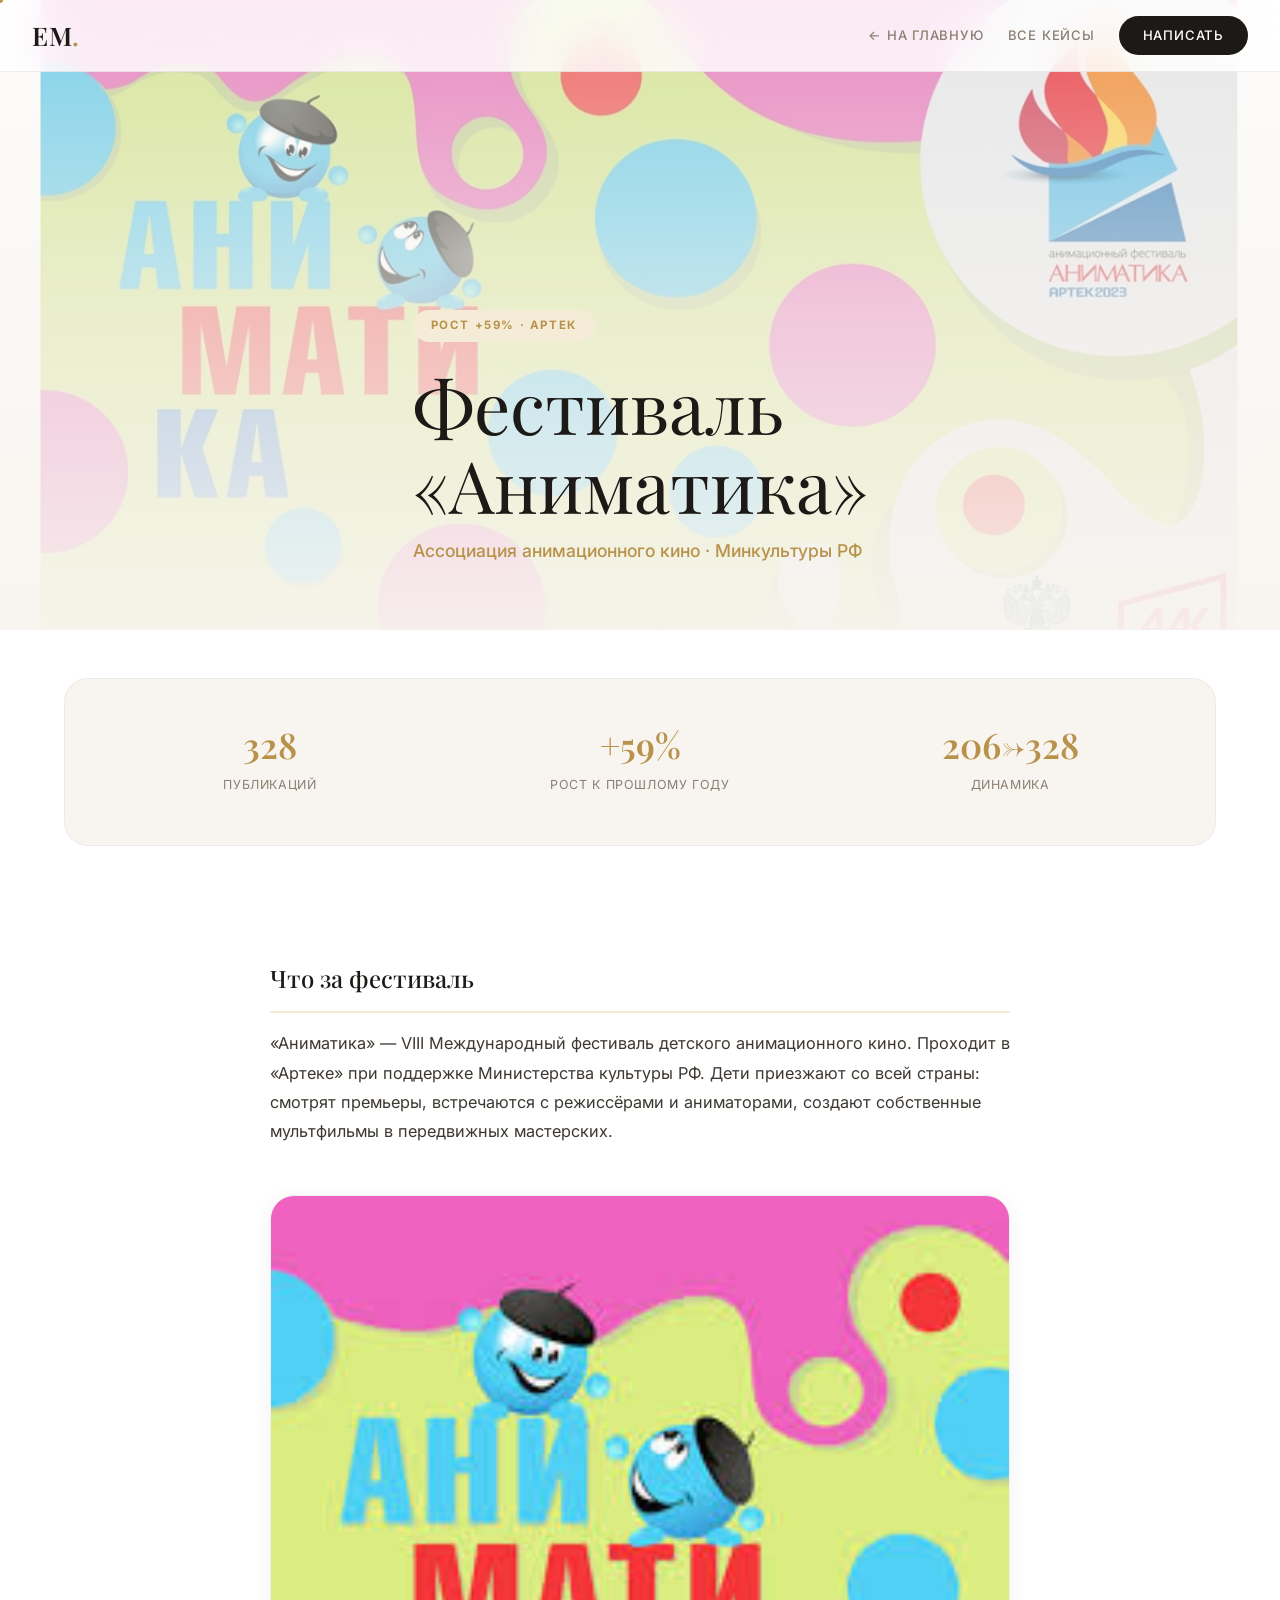
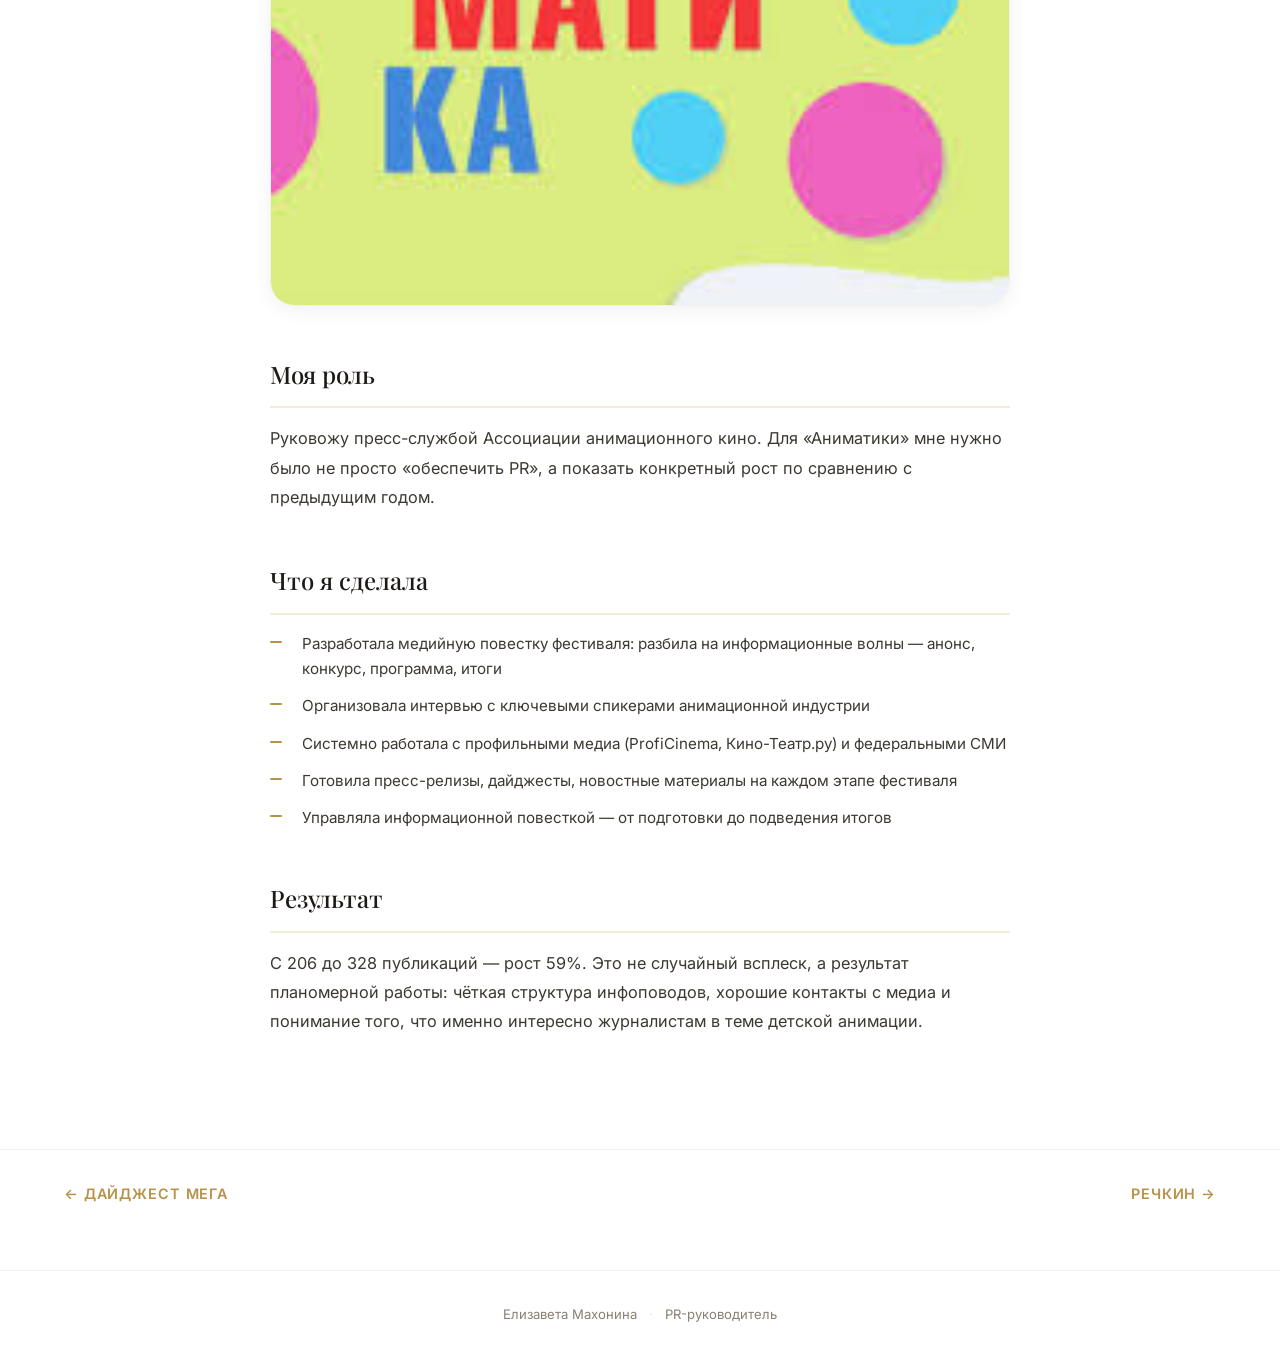
<file: animatika.html>
<!DOCTYPE html>
<html lang="ru">
<head>
    <meta charset="UTF-8">
    <meta name="viewport" content="width=device-width, initial-scale=1.0">
    <meta name="description" content="Кейс: Фестиваль Аниматика — международный фестиваль детской анимации в Артеке. Рост публикаций +59%.">
    <title>Фестиваль «Аниматика» — Елизавета Махонина</title>
    <link rel="preconnect" href="https://fonts.googleapis.com">
    <link rel="preconnect" href="https://fonts.gstatic.com" crossorigin>
    <link href="https://fonts.googleapis.com/css2?family=Inter:wght@300;400;500;600;700&family=Playfair+Display:ital,wght@0,400;0,500;0,600;0,700;1,400;1,500&display=swap" rel="stylesheet">
    <link rel="stylesheet" href="../styles.css">
    <link rel="stylesheet" href="case-page.css">
</head>
<body>
    <div class="cursor-dot" id="cursorDot"></div>
    <div class="cursor-ring" id="cursorRing"></div>

    <nav class="nav" id="nav"><div class="nav-inner"><a href="../index.html" class="nav-logo">ЕМ<span class="nav-logo-dot">.</span></a><div class="nav-links" id="navLinks"><a href="../index.html" class="nav-link">← На главную</a><a href="../index.html#cases" class="nav-link">Все кейсы</a><a href="../index.html#contact" class="nav-link nav-link-cta">Написать</a></div><button class="nav-toggle" id="navToggle" aria-label="Меню"><span></span><span></span><span></span></button></div></nav>

    <section class="case-hero">
        <div class="case-hero-img"><img src="../аниматика.jpg" alt="Фестиваль Аниматика"><div class="case-hero-overlay"></div></div>
        <div class="case-hero-content container">
            <span class="case-hero-tag anim-in">Рост +59% · Артек</span>
            <h1 class="case-hero-title anim-in">Фестиваль<br>«Аниматика»</h1>
            <p class="case-hero-org anim-in">Ассоциация анимационного кино · Минкультуры РФ</p>
        </div>
    </section>

    <section class="case-stats-section">
        <div class="container">
            <div class="case-stats-grid anim-scroll">
                <div class="case-stat"><span class="case-stat-num">328</span><span class="case-stat-lbl">публикаций</span></div>
                <div class="case-stat"><span class="case-stat-num">+59%</span><span class="case-stat-lbl">рост к прошлому году</span></div>
                <div class="case-stat"><span class="case-stat-num">206→328</span><span class="case-stat-lbl">динамика</span></div>
            </div>
        </div>
    </section>

    <section class="case-body-section">
        <div class="container">
            <div class="case-content anim-scroll">
                <h2>Что за фестиваль</h2>
                <p>«Аниматика» — VIII Международный фестиваль детского анимационного кино. Проходит в «Артеке» при поддержке Министерства культуры РФ. Дети приезжают со всей страны: смотрят премьеры, встречаются с режиссёрами и аниматорами, создают собственные мультфильмы в передвижных мастерских.</p>

                <div class="case-visual">
                    <img src="../аниматика2.jpg" alt="Логотип фестиваля Аниматика">
                </div>

                <h2>Моя роль</h2>
                <p>Руковожу пресс-службой Ассоциации анимационного кино. Для «Аниматики» мне нужно было не просто «обеспечить PR», а показать конкретный рост по сравнению с предыдущим годом.</p>

                <h2>Что я сделала</h2>
                <ul class="case-list">
                    <li>Разработала медийную повестку фестиваля: разбила на информационные волны — анонс, конкурс, программа, итоги</li>
                    <li>Организовала интервью с ключевыми спикерами анимационной индустрии</li>
                    <li>Системно работала с профильными медиа (ProfiCinema, Кино-Театр.ру) и федеральными СМИ</li>
                    <li>Готовила пресс-релизы, дайджесты, новостные материалы на каждом этапе фестиваля</li>
                    <li>Управляла информационной повесткой — от подготовки до подведения итогов</li>
                </ul>

                <h2>Результат</h2>
                <p>С 206 до 328 публикаций — рост 59%. Это не случайный всплеск, а результат планомерной работы: чёткая структура инфоповодов, хорошие контакты с медиа и понимание того, что именно интересно журналистам в теме детской анимации.</p>
            </div>
        </div>
    </section>

    <section class="case-nav-section"><div class="container"><div class="case-nav-row"><a href="digest-mega.html" class="case-nav-link">← Дайджест МЕГА</a><a href="rechkin.html" class="case-nav-link">Речкин →</a></div></div></section>
    <footer class="footer"><div class="container footer-inner"><span>Елизавета Махонина</span><span class="footer-sep">·</span><span>PR-руководитель</span></div></footer>
    <script src="../script.js"></script>
</body>
</html>
</file>
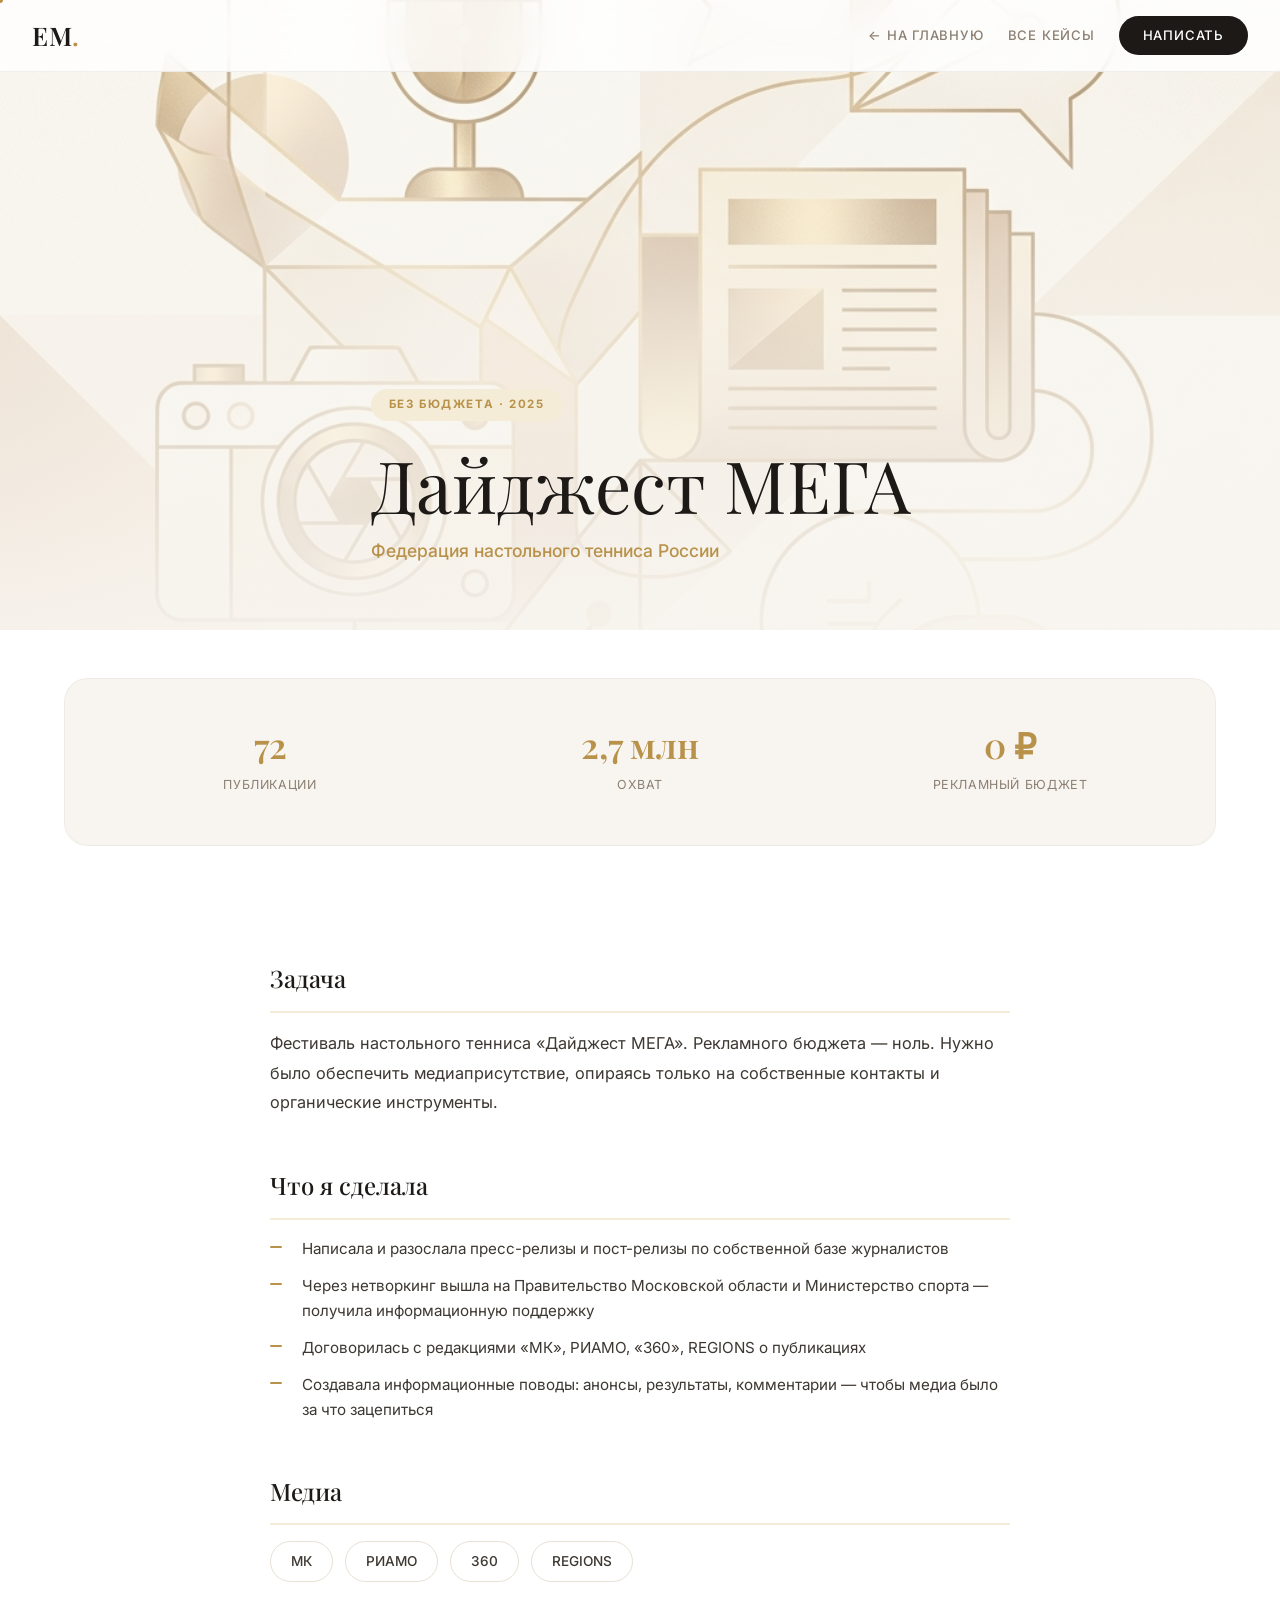
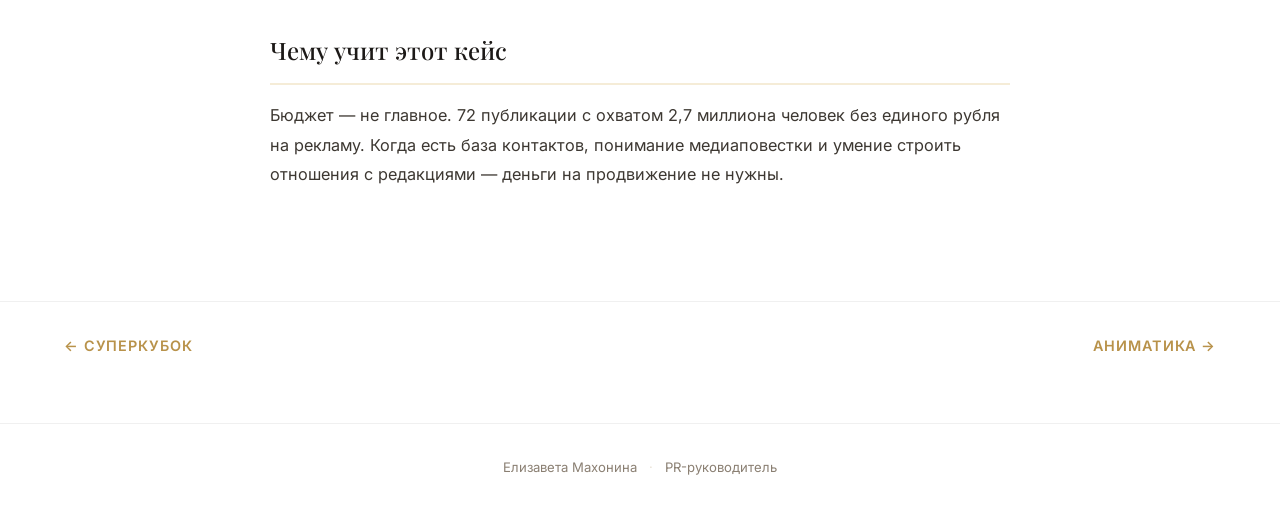
<file: digest-mega.html>
<!DOCTYPE html>
<html lang="ru">
<head>
    <meta charset="UTF-8">
    <meta name="viewport" content="width=device-width, initial-scale=1.0">
    <meta name="description" content="Кейс: Дайджест МЕГА — PR-кампания без рекламного бюджета, 72 публикации, охват 2,7 млн.">
    <title>Дайджест МЕГА — Елизавета Махонина</title>
    <link rel="preconnect" href="https://fonts.googleapis.com">
    <link rel="preconnect" href="https://fonts.gstatic.com" crossorigin>
    <link href="https://fonts.googleapis.com/css2?family=Inter:wght@300;400;500;600;700&family=Playfair+Display:ital,wght@0,400;0,500;0,600;0,700;1,400;1,500&display=swap" rel="stylesheet">
    <link rel="stylesheet" href="../styles.css">
    <link rel="stylesheet" href="case-page.css">
</head>
<body>
    <div class="cursor-dot" id="cursorDot"></div>
    <div class="cursor-ring" id="cursorRing"></div>

    <nav class="nav" id="nav"><div class="nav-inner"><a href="../index.html" class="nav-logo">ЕМ<span class="nav-logo-dot">.</span></a><div class="nav-links" id="navLinks"><a href="../index.html" class="nav-link">← На главную</a><a href="../index.html#cases" class="nav-link">Все кейсы</a><a href="../index.html#contact" class="nav-link nav-link-cta">Написать</a></div><button class="nav-toggle" id="navToggle" aria-label="Меню"><span></span><span></span><span></span></button></div></nav>

    <section class="case-hero">
        <div class="case-hero-img"><img src="../assets/case-media.png" alt="Дайджест МЕГА"><div class="case-hero-overlay"></div></div>
        <div class="case-hero-content container">
            <span class="case-hero-tag anim-in">Без бюджета · 2025</span>
            <h1 class="case-hero-title anim-in">Дайджест МЕГА</h1>
            <p class="case-hero-org anim-in">Федерация настольного тенниса России</p>
        </div>
    </section>

    <section class="case-stats-section">
        <div class="container">
            <div class="case-stats-grid anim-scroll">
                <div class="case-stat"><span class="case-stat-num">72</span><span class="case-stat-lbl">публикации</span></div>
                <div class="case-stat"><span class="case-stat-num">2,7 млн</span><span class="case-stat-lbl">охват</span></div>
                <div class="case-stat"><span class="case-stat-num">0 ₽</span><span class="case-stat-lbl">рекламный бюджет</span></div>
            </div>
        </div>
    </section>

    <section class="case-body-section">
        <div class="container">
            <div class="case-content anim-scroll">
                <h2>Задача</h2>
                <p>Фестиваль настольного тенниса «Дайджест МЕГА». Рекламного бюджета — ноль. Нужно было обеспечить медиаприсутствие, опираясь только на собственные контакты и органические инструменты.</p>

                <h2>Что я сделала</h2>
                <ul class="case-list">
                    <li>Написала и разослала пресс-релизы и пост-релизы по собственной базе журналистов</li>
                    <li>Через нетворкинг вышла на Правительство Московской области и Министерство спорта — получила информационную поддержку</li>
                    <li>Договорилась с редакциями «МК», РИАМО, «360», REGIONS о публикациях</li>
                    <li>Создавала информационные поводы: анонсы, результаты, комментарии — чтобы медиа было за что зацепиться</li>
                </ul>

                <h2>Медиа</h2>
                <div class="case-partners-grid">
                    <span class="case-partner-tag">МК</span>
                    <span class="case-partner-tag">РИАМО</span>
                    <span class="case-partner-tag">360</span>
                    <span class="case-partner-tag">REGIONS</span>
                </div>

                <h2>Чему учит этот кейс</h2>
                <p>Бюджет — не главное. 72 публикации с охватом 2,7 миллиона человек без единого рубля на рекламу. Когда есть база контактов, понимание медиаповестки и умение строить отношения с редакциями — деньги на продвижение не нужны.</p>
            </div>
        </div>
    </section>

    <section class="case-nav-section"><div class="container"><div class="case-nav-row"><a href="supercup.html" class="case-nav-link">← Суперкубок</a><a href="animatika.html" class="case-nav-link">Аниматика →</a></div></div></section>
    <footer class="footer"><div class="container footer-inner"><span>Елизавета Махонина</span><span class="footer-sep">·</span><span>PR-руководитель</span></div></footer>
    <script src="../script.js"></script>
</body>
</html>
</file>
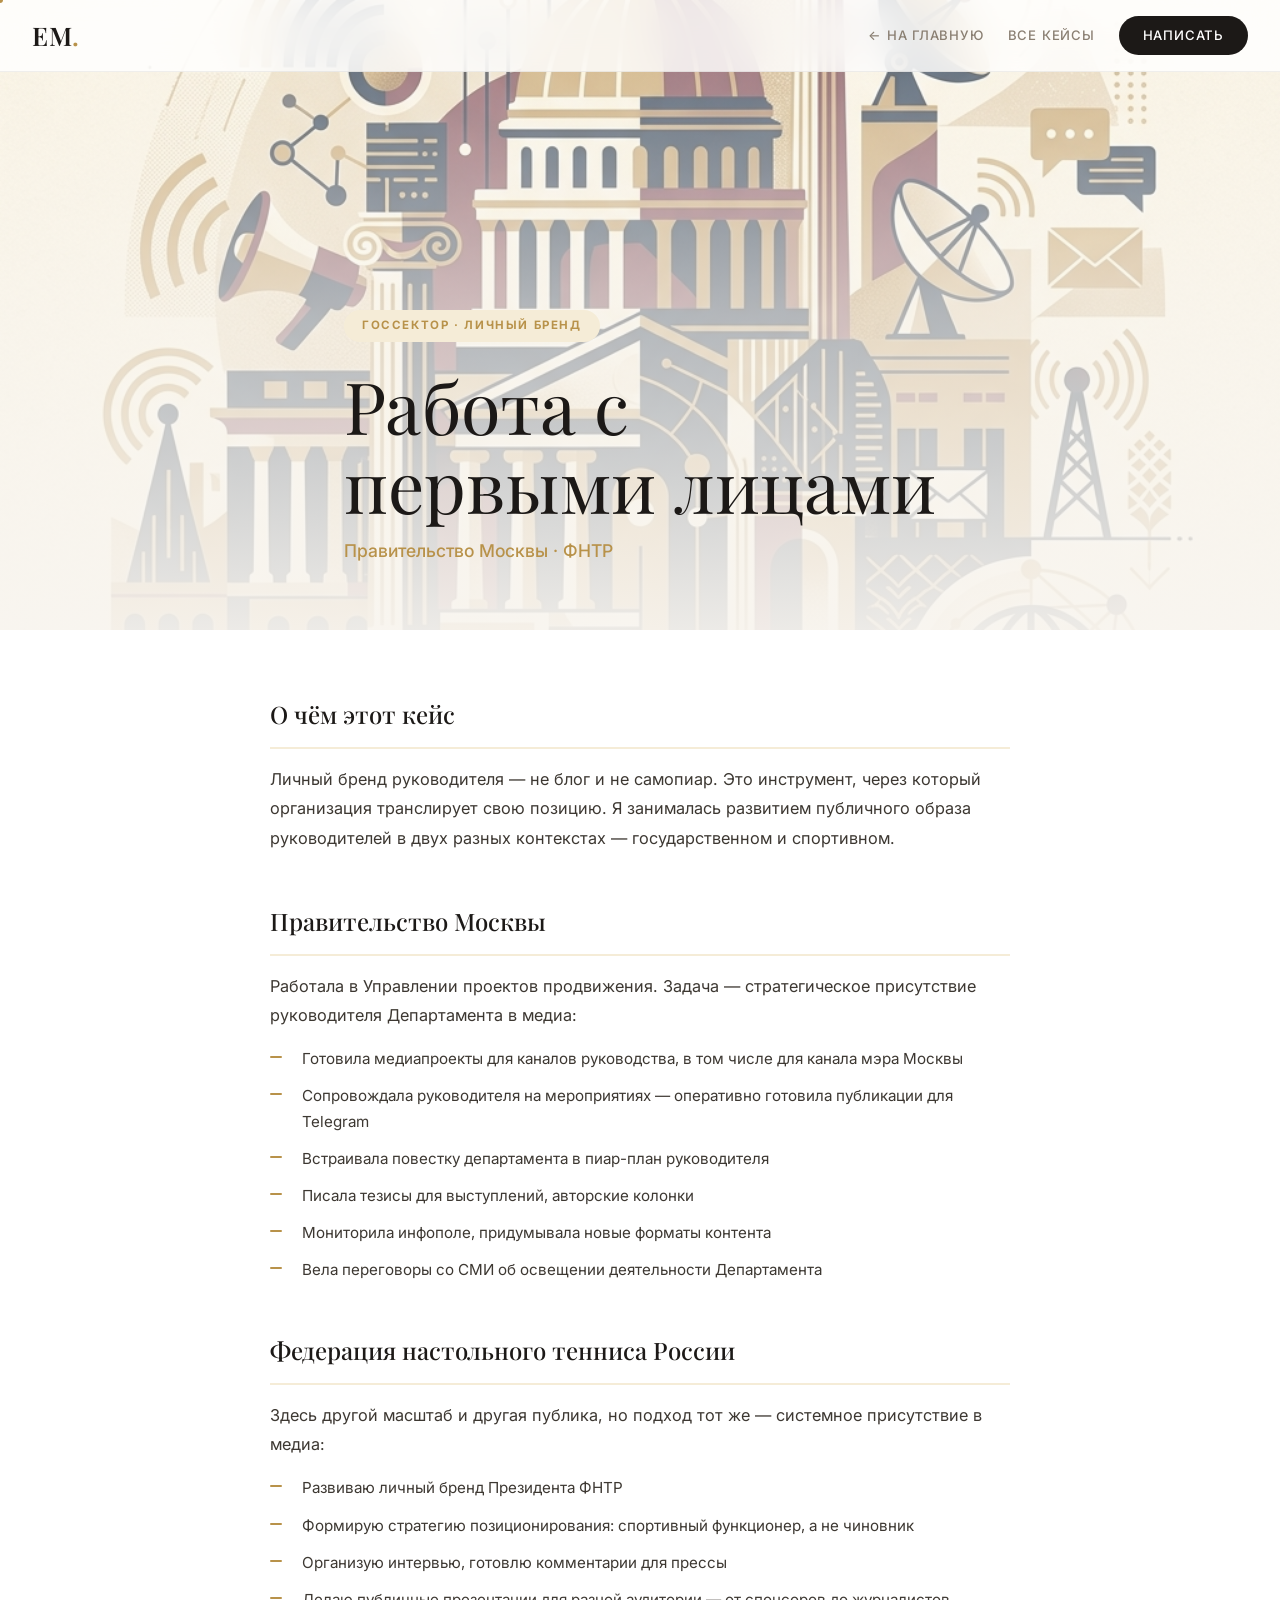
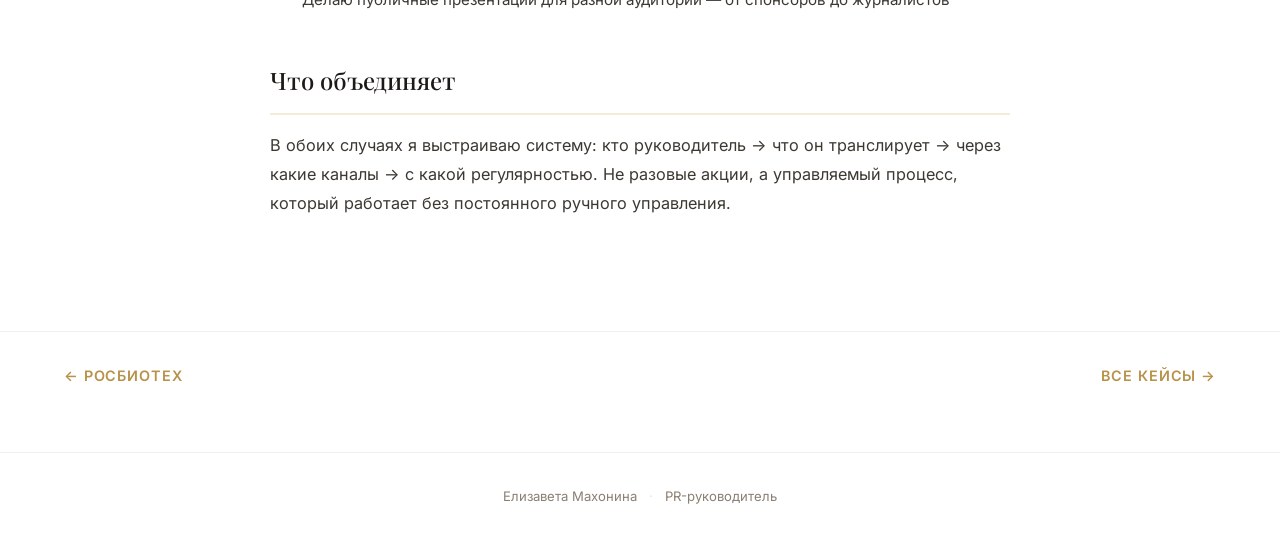
<file: government.html>
<!DOCTYPE html>
<html lang="ru">
<head>
    <meta charset="UTF-8">
    <meta name="viewport" content="width=device-width, initial-scale=1.0">
    <meta name="description" content="Кейс: работа с первыми лицами — личный бренд руководителей Правительства Москвы и ФНТР.">
    <title>Работа с первыми лицами — Елизавета Махонина</title>
    <link rel="preconnect" href="https://fonts.googleapis.com">
    <link rel="preconnect" href="https://fonts.gstatic.com" crossorigin>
    <link href="https://fonts.googleapis.com/css2?family=Inter:wght@300;400;500;600;700&family=Playfair+Display:ital,wght@0,400;0,500;0,600;0,700;1,400;1,500&display=swap" rel="stylesheet">
    <link rel="stylesheet" href="../styles.css">
    <link rel="stylesheet" href="case-page.css">
</head>
<body>
    <div class="cursor-dot" id="cursorDot"></div>
    <div class="cursor-ring" id="cursorRing"></div>

    <nav class="nav" id="nav"><div class="nav-inner"><a href="../index.html" class="nav-logo">ЕМ<span class="nav-logo-dot">.</span></a><div class="nav-links" id="navLinks"><a href="../index.html" class="nav-link">← На главную</a><a href="../index.html#cases" class="nav-link">Все кейсы</a><a href="../index.html#contact" class="nav-link nav-link-cta">Написать</a></div><button class="nav-toggle" id="navToggle" aria-label="Меню"><span></span><span></span><span></span></button></div></nav>

    <section class="case-hero">
        <div class="case-hero-img"><img src="../assets/case-govt.png" alt="Работа с первыми лицами"><div class="case-hero-overlay"></div></div>
        <div class="case-hero-content container">
            <span class="case-hero-tag anim-in">Госсектор · Личный бренд</span>
            <h1 class="case-hero-title anim-in">Работа с<br>первыми лицами</h1>
            <p class="case-hero-org anim-in">Правительство Москвы · ФНТР</p>
        </div>
    </section>

    <section class="case-body-section">
        <div class="container">
            <div class="case-content anim-scroll">
                <h2>О чём этот кейс</h2>
                <p>Личный бренд руководителя — не блог и не самопиар. Это инструмент, через который организация транслирует свою позицию. Я занималась развитием публичного образа руководителей в двух разных контекстах — государственном и спортивном.</p>

                <h2>Правительство Москвы</h2>
                <p>Работала в Управлении проектов продвижения. Задача — стратегическое присутствие руководителя Департамента в медиа:</p>
                <ul class="case-list">
                    <li>Готовила медиапроекты для каналов руководства, в том числе для канала мэра Москвы</li>
                    <li>Сопровождала руководителя на мероприятиях — оперативно готовила публикации для Telegram</li>
                    <li>Встраивала повестку департамента в пиар-план руководителя</li>
                    <li>Писала тезисы для выступлений, авторские колонки</li>
                    <li>Мониторила инфополе, придумывала новые форматы контента</li>
                    <li>Вела переговоры со СМИ об освещении деятельности Департамента</li>
                </ul>

                <h2>Федерация настольного тенниса России</h2>
                <p>Здесь другой масштаб и другая публика, но подход тот же — системное присутствие в медиа:</p>
                <ul class="case-list">
                    <li>Развиваю личный бренд Президента ФНТР</li>
                    <li>Формирую стратегию позиционирования: спортивный функционер, а не чиновник</li>
                    <li>Организую интервью, готовлю комментарии для прессы</li>
                    <li>Делаю публичные презентации для разной аудитории — от спонсоров до журналистов</li>
                </ul>

                <h2>Что объединяет</h2>
                <p>В обоих случаях я выстраиваю систему: кто руководитель → что он транслирует → через какие каналы → с какой регулярностью. Не разовые акции, а управляемый процесс, который работает без постоянного ручного управления.</p>
            </div>
        </div>
    </section>

    <section class="case-nav-section"><div class="container"><div class="case-nav-row"><a href="rosbiotech.html" class="case-nav-link">← РОСБИОТЕХ</a><a href="../index.html#cases" class="case-nav-link">Все кейсы →</a></div></div></section>
    <footer class="footer"><div class="container footer-inner"><span>Елизавета Махонина</span><span class="footer-sep">·</span><span>PR-руководитель</span></div></footer>
    <script src="../script.js"></script>
</body>
</html>
</file>
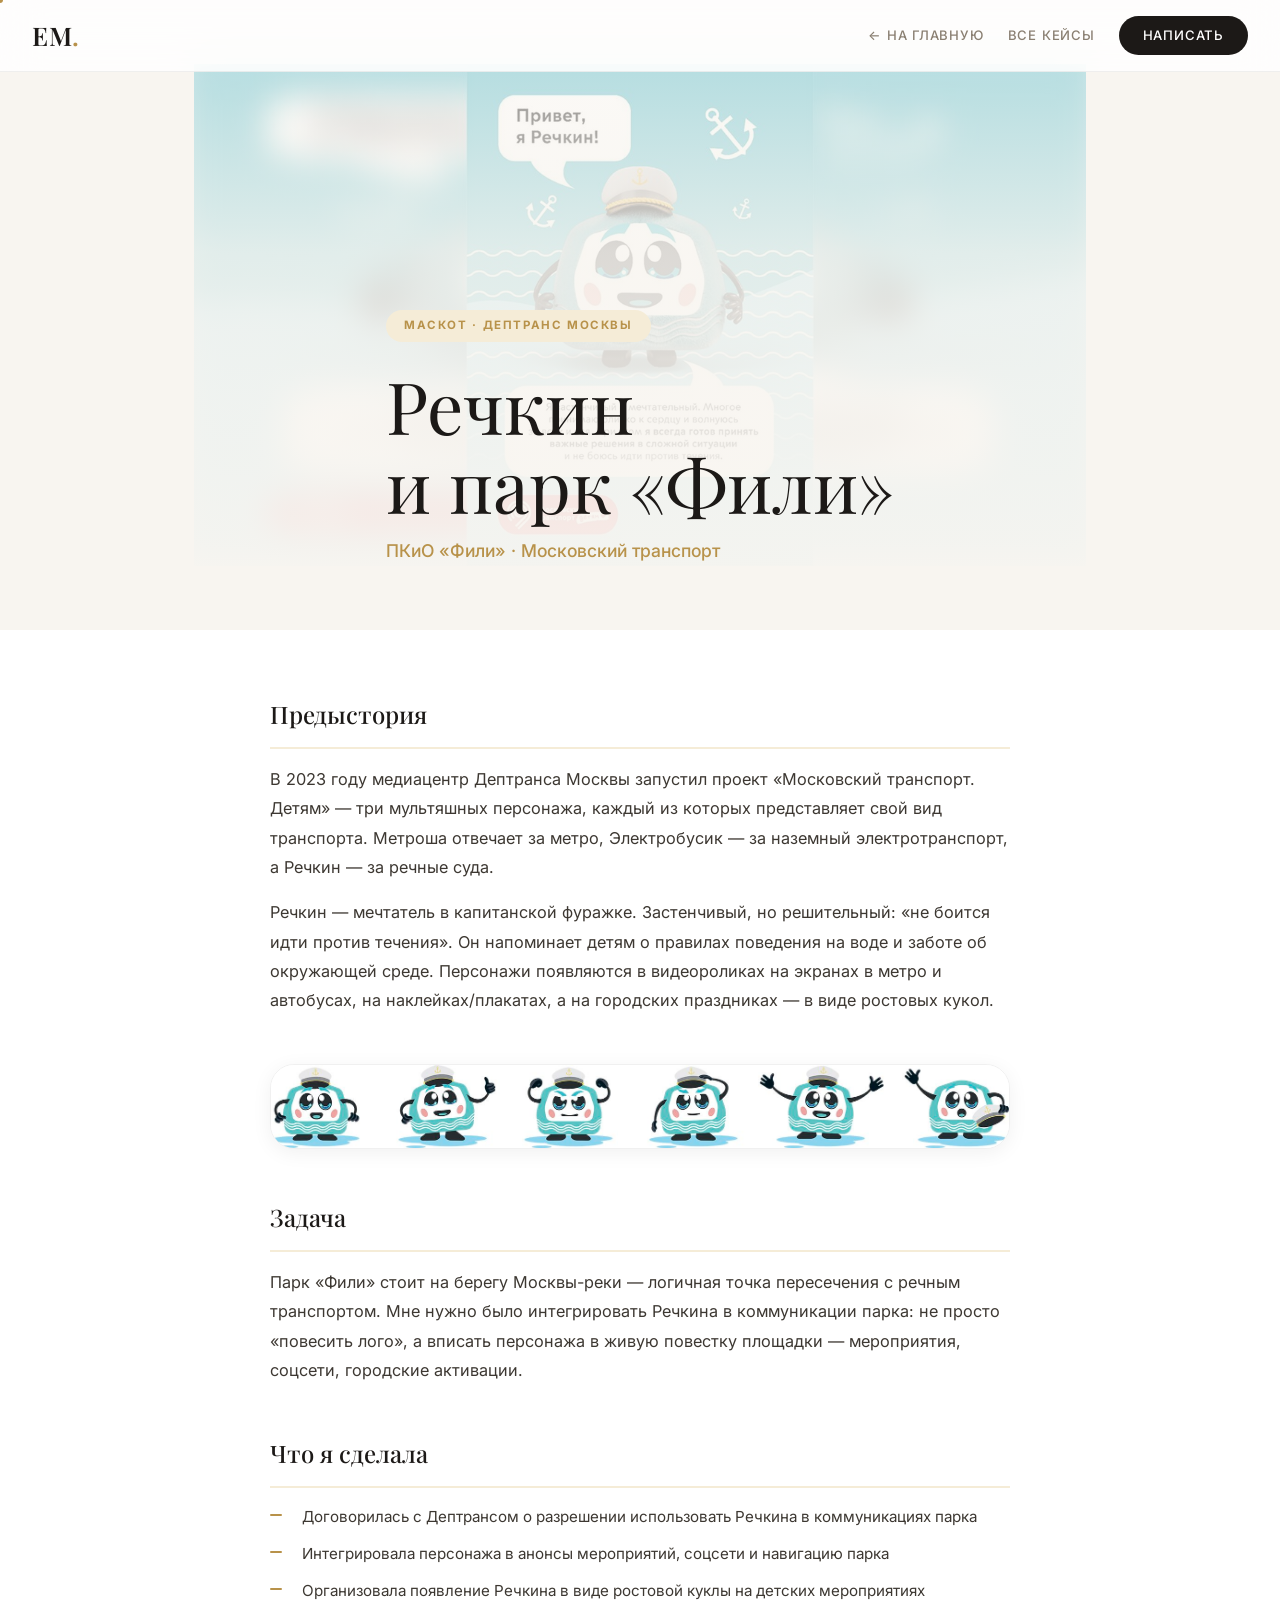
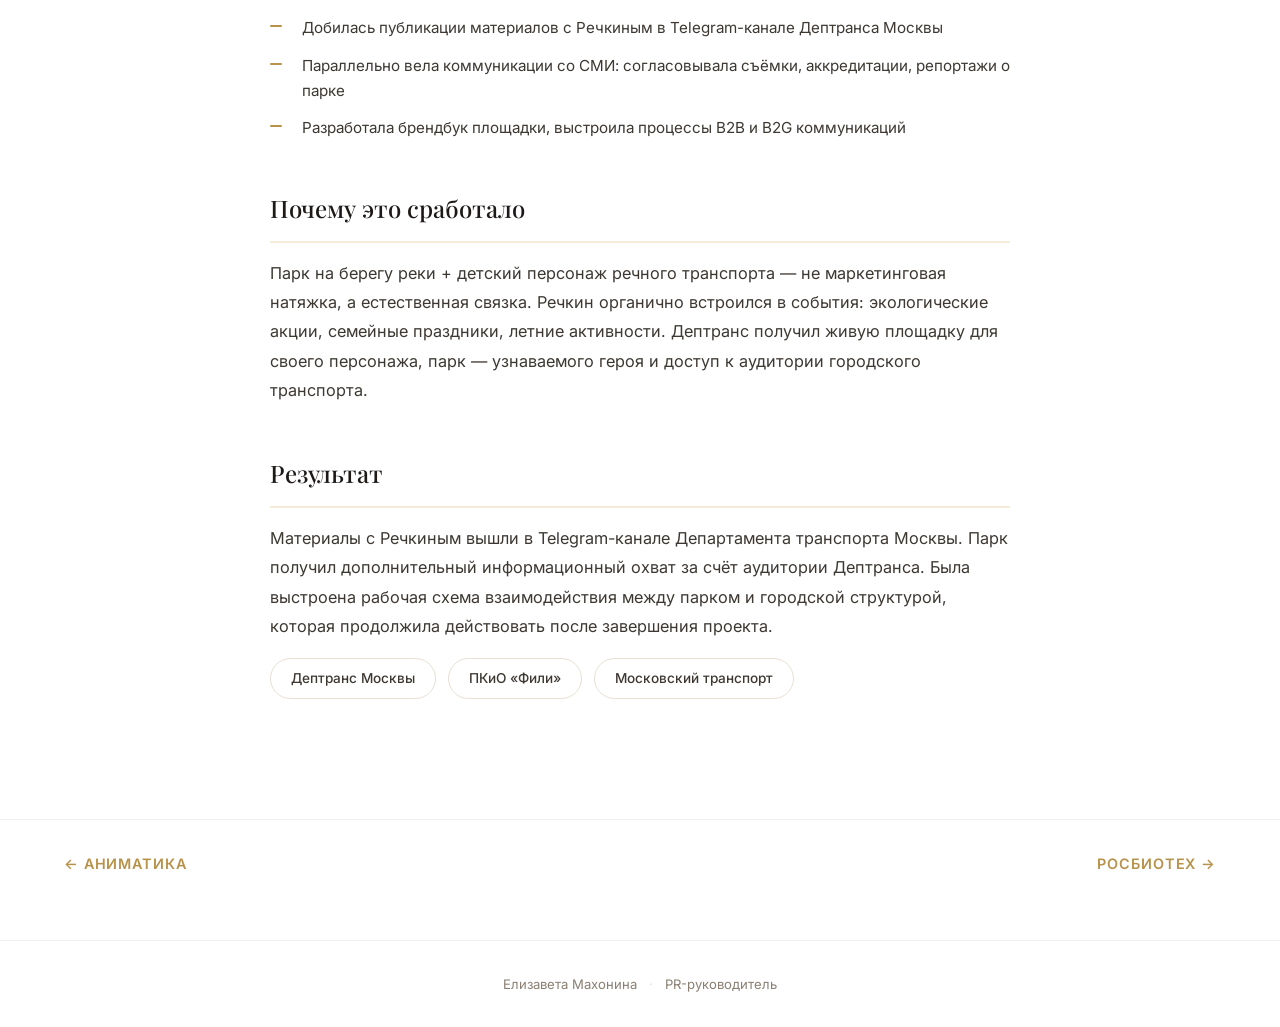
<file: rechkin.html>
<!DOCTYPE html>
<html lang="ru">
<head>
    <meta charset="UTF-8">
    <meta name="viewport" content="width=device-width, initial-scale=1.0">
    <meta name="description" content="Кейс: Речкин и парк Фили — как маскот Московского транспорта стал частью коммуникационной стратегии городского парка.">
    <title>Речкин и парк «Фили» — Елизавета Махонина</title>
    <link rel="preconnect" href="https://fonts.googleapis.com">
    <link rel="preconnect" href="https://fonts.gstatic.com" crossorigin>
    <link href="https://fonts.googleapis.com/css2?family=Inter:wght@300;400;500;600;700&family=Playfair+Display:ital,wght@0,400;0,500;0,600;0,700;1,400;1,500&display=swap" rel="stylesheet">
    <link rel="stylesheet" href="../styles.css">
    <link rel="stylesheet" href="case-page.css">
</head>
<body>
    <div class="cursor-dot" id="cursorDot"></div>
    <div class="cursor-ring" id="cursorRing"></div>

    <nav class="nav" id="nav"><div class="nav-inner"><a href="../index.html" class="nav-logo">ЕМ<span class="nav-logo-dot">.</span></a><div class="nav-links" id="navLinks"><a href="../index.html" class="nav-link">← На главную</a><a href="../index.html#cases" class="nav-link">Все кейсы</a><a href="../index.html#contact" class="nav-link nav-link-cta">Написать</a></div><button class="nav-toggle" id="navToggle" aria-label="Меню"><span></span><span></span><span></span></button></div></nav>

    <!-- Hero -->
    <section class="case-hero case-hero-light">
        <div class="case-hero-img case-hero-img-contain">
            <img src="../речкин2.jpg" alt="Речкин — маскот Московского транспорта">
            <div class="case-hero-overlay case-hero-overlay-light"></div>
        </div>
        <div class="case-hero-content container">
            <span class="case-hero-tag anim-in">Маскот · Дептранс Москвы</span>
            <h1 class="case-hero-title anim-in">Речкин<br>и&nbsp;парк «Фили»</h1>
            <p class="case-hero-org anim-in">ПКиО «Фили» · Московский транспорт</p>
        </div>
    </section>

    <!-- Контент -->
    <section class="case-body-section">
        <div class="container">
            <div class="case-content anim-scroll">

                <h2>Предыстория</h2>
                <p>В 2023 году медиацентр Дептранса Москвы запустил проект «Московский транспорт. Детям» — три мультяшных персонажа, каждый из которых представляет свой вид транспорта. Метроша отвечает за метро, Электробусик — за наземный электротранспорт, а Речкин — за речные суда.</p>
                <p>Речкин — мечтатель в капитанской фуражке. Застенчивый, но решительный: «не боится идти против течения». Он напоминает детям о правилах поведения на воде и заботе об окружающей среде. Персонажи появляются в видеороликах на экранах в метро и автобусах, на наклейках/плакатах, а на городских праздниках — в виде ростовых кукол.</p>

                <div class="case-visual">
                    <img src="../речкин.jpg" alt="Речкин — разные эмоции персонажа">
                </div>

                <h2>Задача</h2>
                <p>Парк «Фили» стоит на берегу Москвы-реки — логичная точка пересечения с речным транспортом. Мне нужно было интегрировать Речкина в коммуникации парка: не просто «повесить лого», а вписать персонажа в живую повестку площадки — мероприятия, соцсети, городские активации.</p>

                <h2>Что я сделала</h2>
                <ul class="case-list">
                    <li>Договорилась с Дептрансом о разрешении использовать Речкина в коммуникациях парка</li>
                    <li>Интегрировала персонажа в анонсы мероприятий, соцсети и навигацию парка</li>
                    <li>Организовала появление Речкина в виде ростовой куклы на детских мероприятиях</li>
                    <li>Добилась публикации материалов с Речкиным в Telegram-канале Дептранса Москвы</li>
                    <li>Параллельно вела коммуникации со СМИ: согласовывала съёмки, аккредитации, репортажи о парке</li>
                    <li>Разработала брендбук площадки, выстроила процессы B2B и B2G коммуникаций</li>
                </ul>

                <h2>Почему это сработало</h2>
                <p>Парк на берегу реки + детский персонаж речного транспорта — не маркетинговая натяжка, а естественная связка. Речкин органично встроился в события: экологические акции, семейные праздники, летние активности. Дептранс получил живую площадку для своего персонажа, парк — узнаваемого героя и доступ к аудитории городского транспорта.</p>

                <h2>Результат</h2>
                <p>Материалы с Речкиным вышли в Telegram-канале Департамента транспорта Москвы. Парк получил дополнительный информационный охват за счёт аудитории Дептранса. Была выстроена рабочая схема взаимодействия между парком и городской структурой, которая продолжила действовать после завершения проекта.</p>

                <div class="case-partners-grid">
                    <span class="case-partner-tag">Дептранс Москвы</span>
                    <span class="case-partner-tag">ПКиО «Фили»</span>
                    <span class="case-partner-tag">Московский транспорт</span>
                </div>
            </div>
        </div>
    </section>

    <section class="case-nav-section"><div class="container"><div class="case-nav-row"><a href="animatika.html" class="case-nav-link">← Аниматика</a><a href="rosbiotech.html" class="case-nav-link">РОСБИОТЕХ →</a></div></div></section>
    <footer class="footer"><div class="container footer-inner"><span>Елизавета Махонина</span><span class="footer-sep">·</span><span>PR-руководитель</span></div></footer>
    <script src="../script.js"></script>
</body>
</html>
</file>
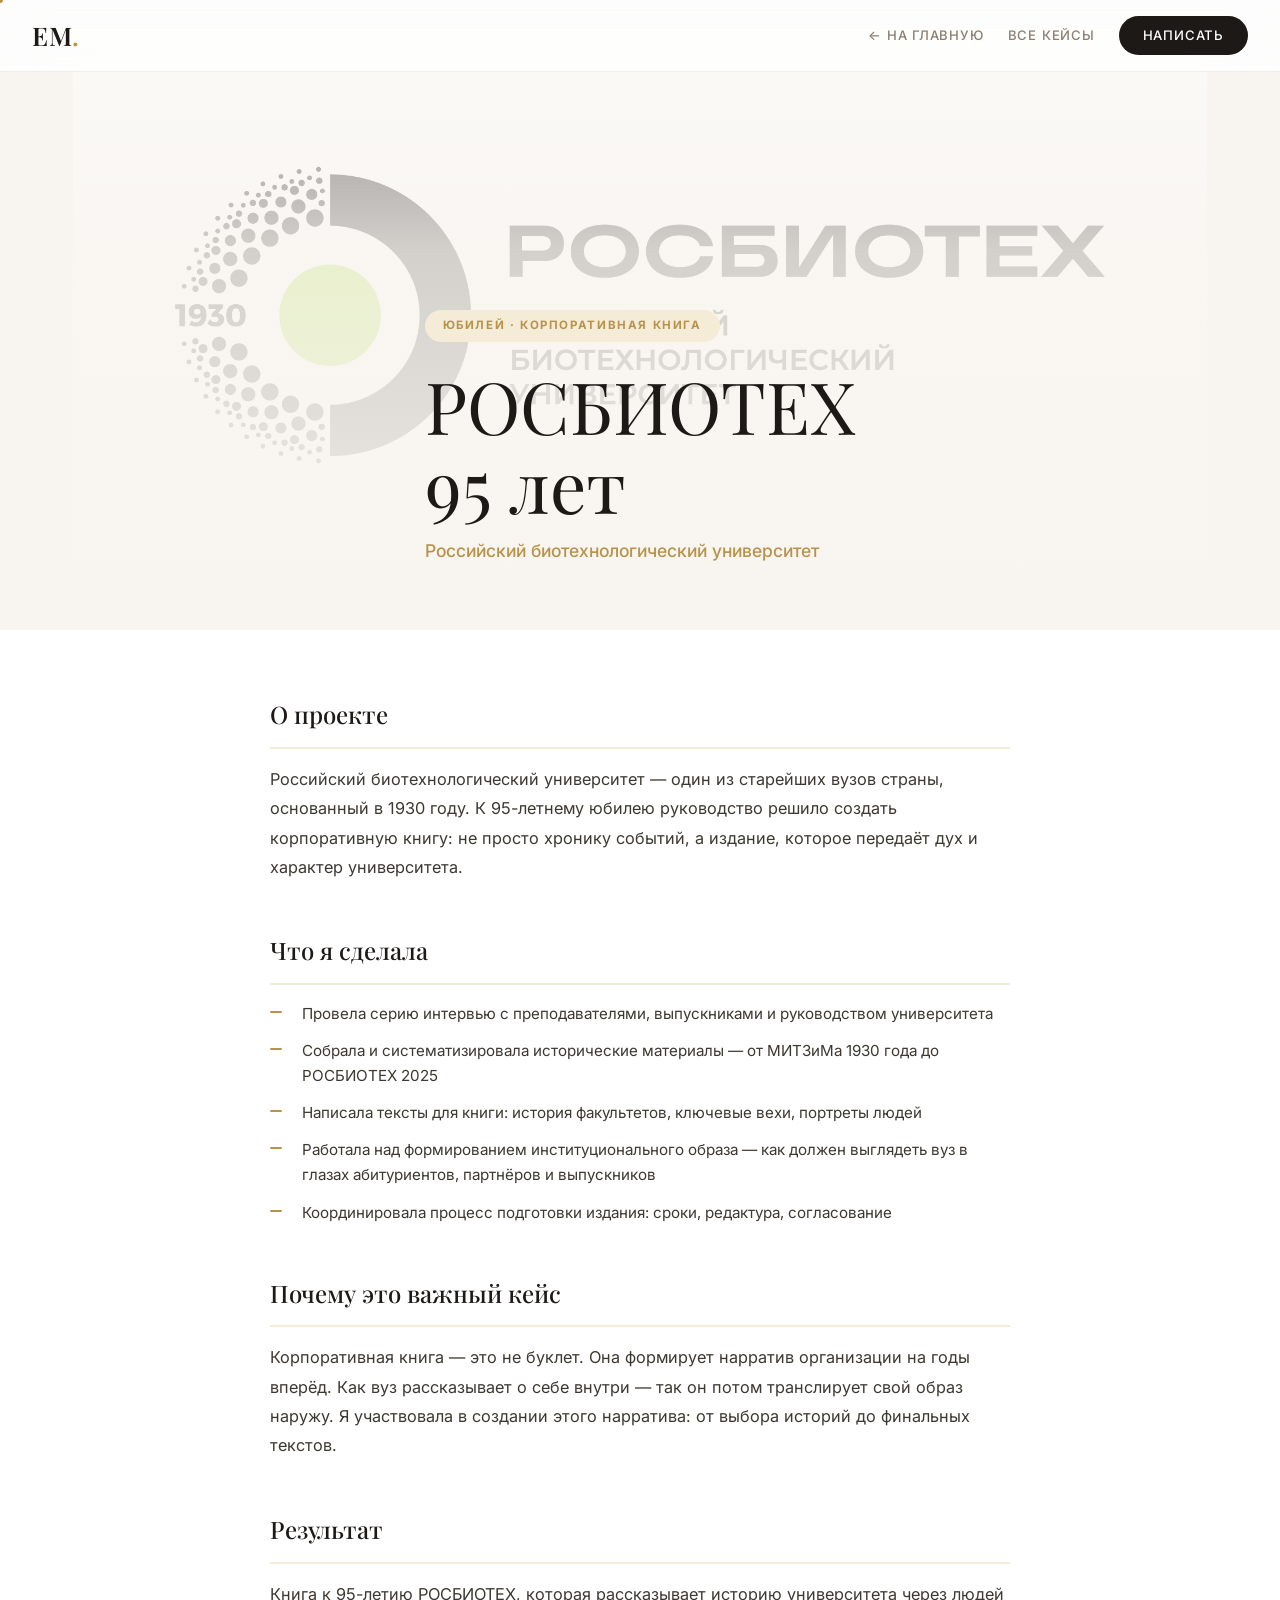
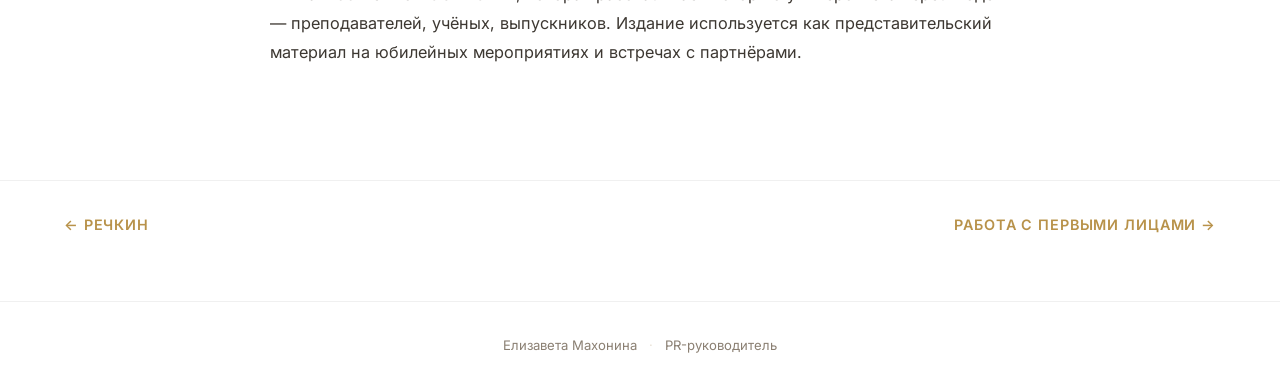
<file: rosbiotech.html>
<!DOCTYPE html>
<html lang="ru">
<head>
    <meta charset="UTF-8">
    <meta name="viewport" content="width=device-width, initial-scale=1.0">
    <meta name="description" content="Кейс: корпоративная книга к 95-летию РОСБИОТЕХ — интервью, история, институциональный образ.">
    <title>РОСБИОТЕХ · 95 лет — Елизавета Махонина</title>
    <link rel="preconnect" href="https://fonts.googleapis.com">
    <link rel="preconnect" href="https://fonts.gstatic.com" crossorigin>
    <link href="https://fonts.googleapis.com/css2?family=Inter:wght@300;400;500;600;700&family=Playfair+Display:ital,wght@0,400;0,500;0,600;0,700;1,400;1,500&display=swap" rel="stylesheet">
    <link rel="stylesheet" href="../styles.css">
    <link rel="stylesheet" href="case-page.css">
</head>
<body>
    <div class="cursor-dot" id="cursorDot"></div>
    <div class="cursor-ring" id="cursorRing"></div>

    <nav class="nav" id="nav"><div class="nav-inner"><a href="../index.html" class="nav-logo">ЕМ<span class="nav-logo-dot">.</span></a><div class="nav-links" id="navLinks"><a href="../index.html" class="nav-link">← На главную</a><a href="../index.html#cases" class="nav-link">Все кейсы</a><a href="../index.html#contact" class="nav-link nav-link-cta">Написать</a></div><button class="nav-toggle" id="navToggle" aria-label="Меню"><span></span><span></span><span></span></button></div></nav>

    <section class="case-hero case-hero-light">
        <div class="case-hero-img case-hero-img-contain">
            <img src="../росбиотех.jpg" alt="РОСБИОТЕХ">
            <div class="case-hero-overlay case-hero-overlay-light"></div>
        </div>
        <div class="case-hero-content container">
            <span class="case-hero-tag anim-in">Юбилей · Корпоративная книга</span>
            <h1 class="case-hero-title anim-in">РОСБИОТЕХ<br>95 лет</h1>
            <p class="case-hero-org anim-in">Российский биотехнологический университет</p>
        </div>
    </section>

    <section class="case-body-section">
        <div class="container">
            <div class="case-content anim-scroll">
                <h2>О проекте</h2>
                <p>Российский биотехнологический университет — один из старейших вузов страны, основанный в 1930 году. К 95-летнему юбилею руководство решило создать корпоративную книгу: не просто хронику событий, а издание, которое передаёт дух и характер университета.</p>

                <h2>Что я сделала</h2>
                <ul class="case-list">
                    <li>Провела серию интервью с преподавателями, выпускниками и руководством университета</li>
                    <li>Собрала и систематизировала исторические материалы — от МИТЗиМа 1930 года до РОСБИОТЕХ 2025</li>
                    <li>Написала тексты для книги: история факультетов, ключевые вехи, портреты людей</li>
                    <li>Работала над формированием институционального образа — как должен выглядеть вуз в глазах абитуриентов, партнёров и выпускников</li>
                    <li>Координировала процесс подготовки издания: сроки, редактура, согласование</li>
                </ul>

                <h2>Почему это важный кейс</h2>
                <p>Корпоративная книга — это не буклет. Она формирует нарратив организации на годы вперёд. Как вуз рассказывает о себе внутри — так он потом транслирует свой образ наружу. Я участвовала в создании этого нарратива: от выбора историй до финальных текстов.</p>

                <h2>Результат</h2>
                <p>Книга к 95-летию РОСБИОТЕХ, которая рассказывает историю университета через людей — преподавателей, учёных, выпускников. Издание используется как представительский материал на юбилейных мероприятиях и встречах с партнёрами.</p>
            </div>
        </div>
    </section>

    <section class="case-nav-section"><div class="container"><div class="case-nav-row"><a href="rechkin.html" class="case-nav-link">← Речкин</a><a href="government.html" class="case-nav-link">Работа с первыми лицами →</a></div></div></section>
    <footer class="footer"><div class="container footer-inner"><span>Елизавета Махонина</span><span class="footer-sep">·</span><span>PR-руководитель</span></div></footer>
    <script src="../script.js"></script>
</body>
</html>
</file>
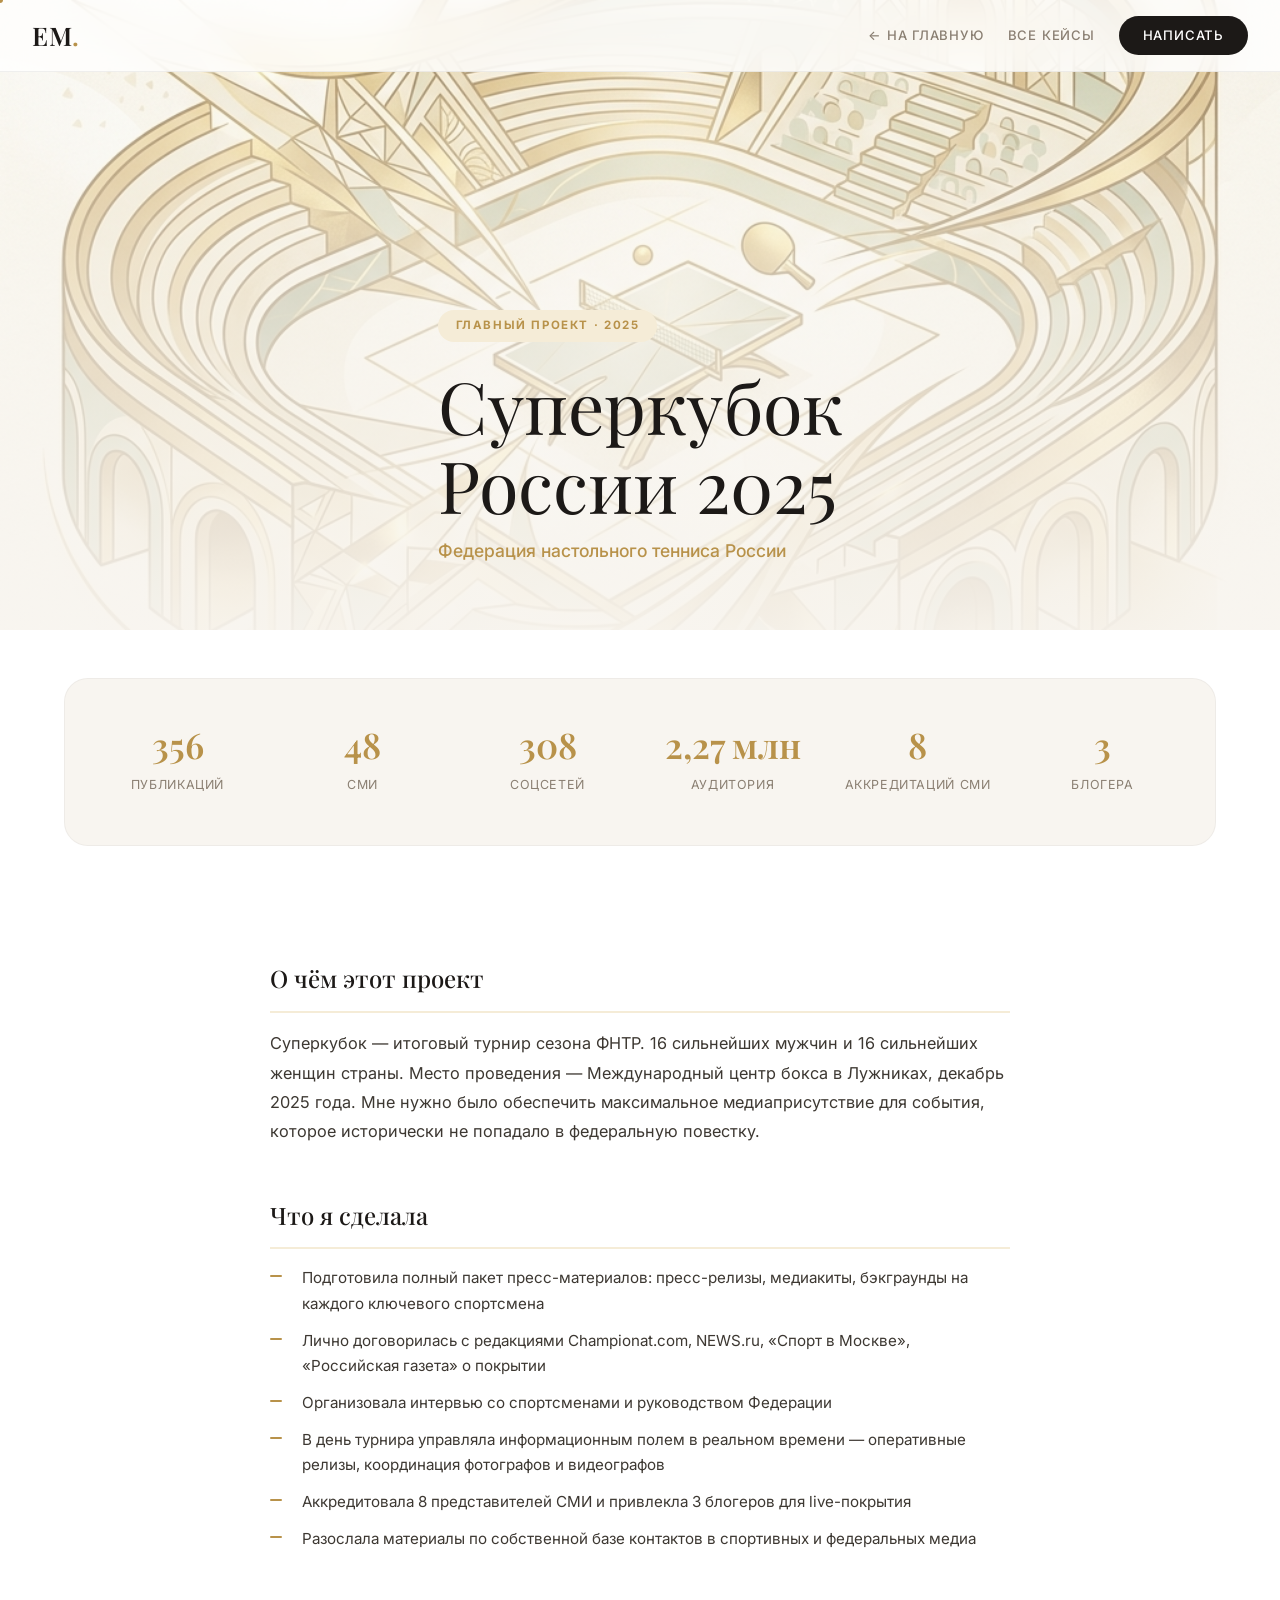
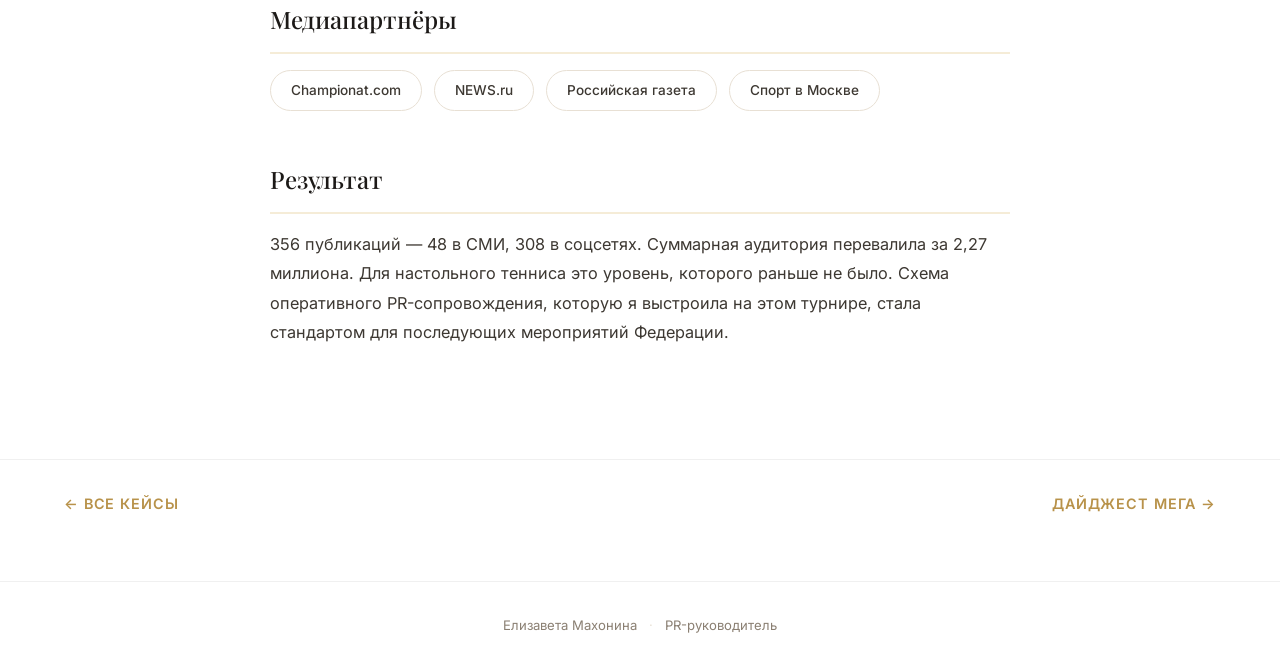
<file: supercup.html>
<!DOCTYPE html>
<html lang="ru">
<head>
    <meta charset="UTF-8">
    <meta name="viewport" content="width=device-width, initial-scale=1.0">
    <meta name="description" content="Кейс: Суперкубок России 2025 по настольному теннису. 356 публикаций, 48 СМИ, охват 2,27 млн.">
    <title>Суперкубок России 2025 — Елизавета Махонина</title>
    <link rel="preconnect" href="https://fonts.googleapis.com">
    <link rel="preconnect" href="https://fonts.gstatic.com" crossorigin>
    <link href="https://fonts.googleapis.com/css2?family=Inter:wght@300;400;500;600;700&family=Playfair+Display:ital,wght@0,400;0,500;0,600;0,700;1,400;1,500&display=swap" rel="stylesheet">
    <link rel="stylesheet" href="../styles.css">
    <link rel="stylesheet" href="case-page.css">
</head>
<body>
    <div class="cursor-dot" id="cursorDot"></div>
    <div class="cursor-ring" id="cursorRing"></div>

    <nav class="nav" id="nav"><div class="nav-inner"><a href="../index.html" class="nav-logo">ЕМ<span class="nav-logo-dot">.</span></a><div class="nav-links" id="navLinks"><a href="../index.html" class="nav-link">← На главную</a><a href="../index.html#cases" class="nav-link">Все кейсы</a><a href="../index.html#contact" class="nav-link nav-link-cta">Написать</a></div><button class="nav-toggle" id="navToggle" aria-label="Меню"><span></span><span></span><span></span></button></div></nav>

    <section class="case-hero">
        <div class="case-hero-img"><img src="../assets/case-sport.png" alt="Суперкубок России 2025"><div class="case-hero-overlay"></div></div>
        <div class="case-hero-content container">
            <span class="case-hero-tag anim-in">Главный проект · 2025</span>
            <h1 class="case-hero-title anim-in">Суперкубок<br>России 2025</h1>
            <p class="case-hero-org anim-in">Федерация настольного тенниса России</p>
        </div>
    </section>

    <section class="case-stats-section">
        <div class="container">
            <div class="case-stats-grid anim-scroll">
                <div class="case-stat"><span class="case-stat-num">356</span><span class="case-stat-lbl">публикаций</span></div>
                <div class="case-stat"><span class="case-stat-num">48</span><span class="case-stat-lbl">СМИ</span></div>
                <div class="case-stat"><span class="case-stat-num">308</span><span class="case-stat-lbl">соцсетей</span></div>
                <div class="case-stat"><span class="case-stat-num">2,27 млн</span><span class="case-stat-lbl">аудитория</span></div>
                <div class="case-stat"><span class="case-stat-num">8</span><span class="case-stat-lbl">аккредитаций СМИ</span></div>
                <div class="case-stat"><span class="case-stat-num">3</span><span class="case-stat-lbl">блогера</span></div>
            </div>
        </div>
    </section>

    <section class="case-body-section">
        <div class="container">
            <div class="case-content anim-scroll">
                <h2>О чём этот проект</h2>
                <p>Суперкубок — итоговый турнир сезона ФНТР. 16 сильнейших мужчин и 16 сильнейших женщин страны. Место проведения — Международный центр бокса в Лужниках, декабрь 2025 года. Мне нужно было обеспечить максимальное медиаприсутствие для события, которое исторически не попадало в федеральную повестку.</p>

                <h2>Что я сделала</h2>
                <ul class="case-list">
                    <li>Подготовила полный пакет пресс-материалов: пресс-релизы, медиакиты, бэкграунды на каждого ключевого спортсмена</li>
                    <li>Лично договорилась с редакциями Championat.com, NEWS.ru, «Спорт в Москве», «Российская газета» о покрытии</li>
                    <li>Организовала интервью со спортсменами и руководством Федерации</li>
                    <li>В день турнира управляла информационным полем в реальном времени — оперативные релизы, координация фотографов и видеографов</li>
                    <li>Аккредитовала 8 представителей СМИ и привлекла 3 блогеров для live-покрытия</li>
                    <li>Разослала материалы по собственной базе контактов в спортивных и федеральных медиа</li>
                </ul>

                <h2>Медиапартнёры</h2>
                <div class="case-partners-grid">
                    <span class="case-partner-tag">Championat.com</span>
                    <span class="case-partner-tag">NEWS.ru</span>
                    <span class="case-partner-tag">Российская газета</span>
                    <span class="case-partner-tag">Спорт в Москве</span>
                </div>

                <h2>Результат</h2>
                <p>356 публикаций — 48 в СМИ, 308 в соцсетях. Суммарная аудитория перевалила за 2,27 миллиона. Для настольного тенниса это уровень, которого раньше не было. Схема оперативного PR-сопровождения, которую я выстроила на этом турнире, стала стандартом для последующих мероприятий Федерации.</p>
            </div>
        </div>
    </section>

    <section class="case-nav-section"><div class="container"><div class="case-nav-row"><a href="../index.html#cases" class="case-nav-link">← Все кейсы</a><a href="digest-mega.html" class="case-nav-link">Дайджест МЕГА →</a></div></div></section>
    <footer class="footer"><div class="container footer-inner"><span>Елизавета Махонина</span><span class="footer-sep">·</span><span>PR-руководитель</span></div></footer>
    <script src="../script.js"></script>
</body>
</html>
</file>
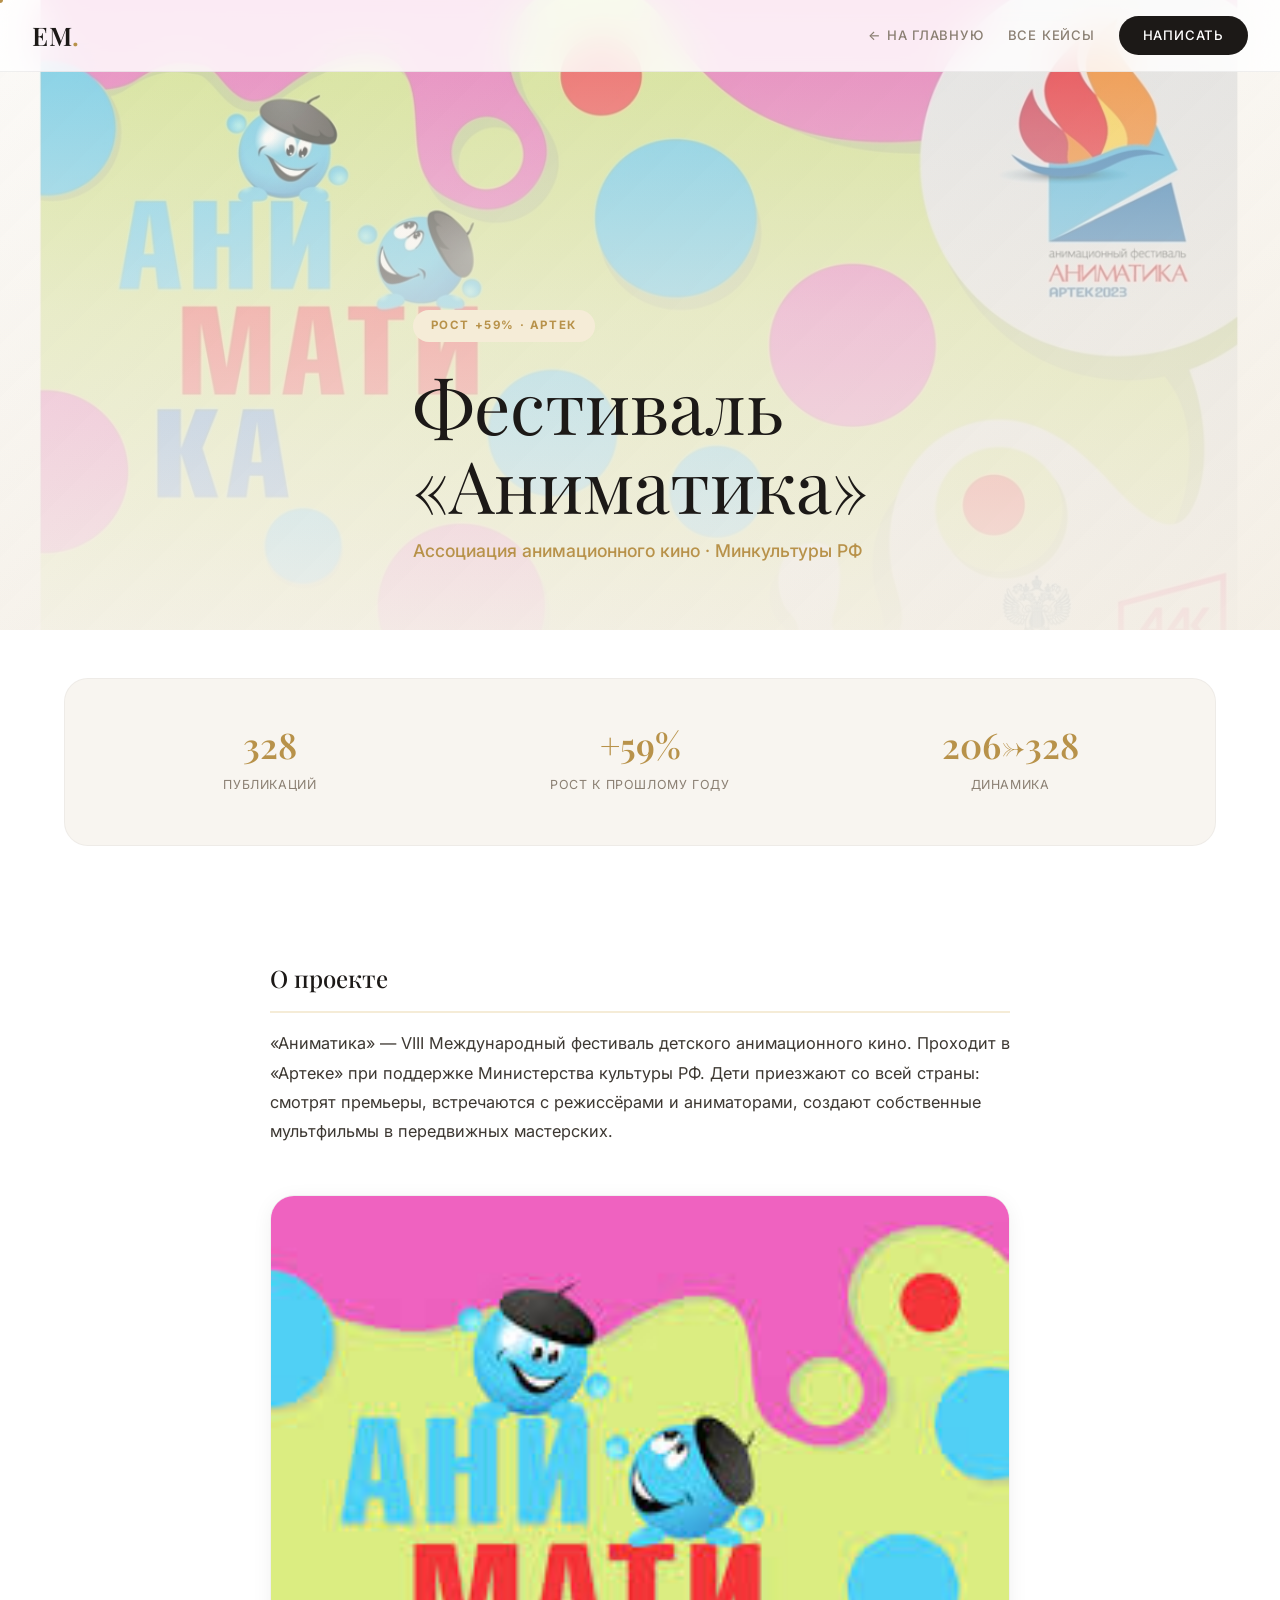
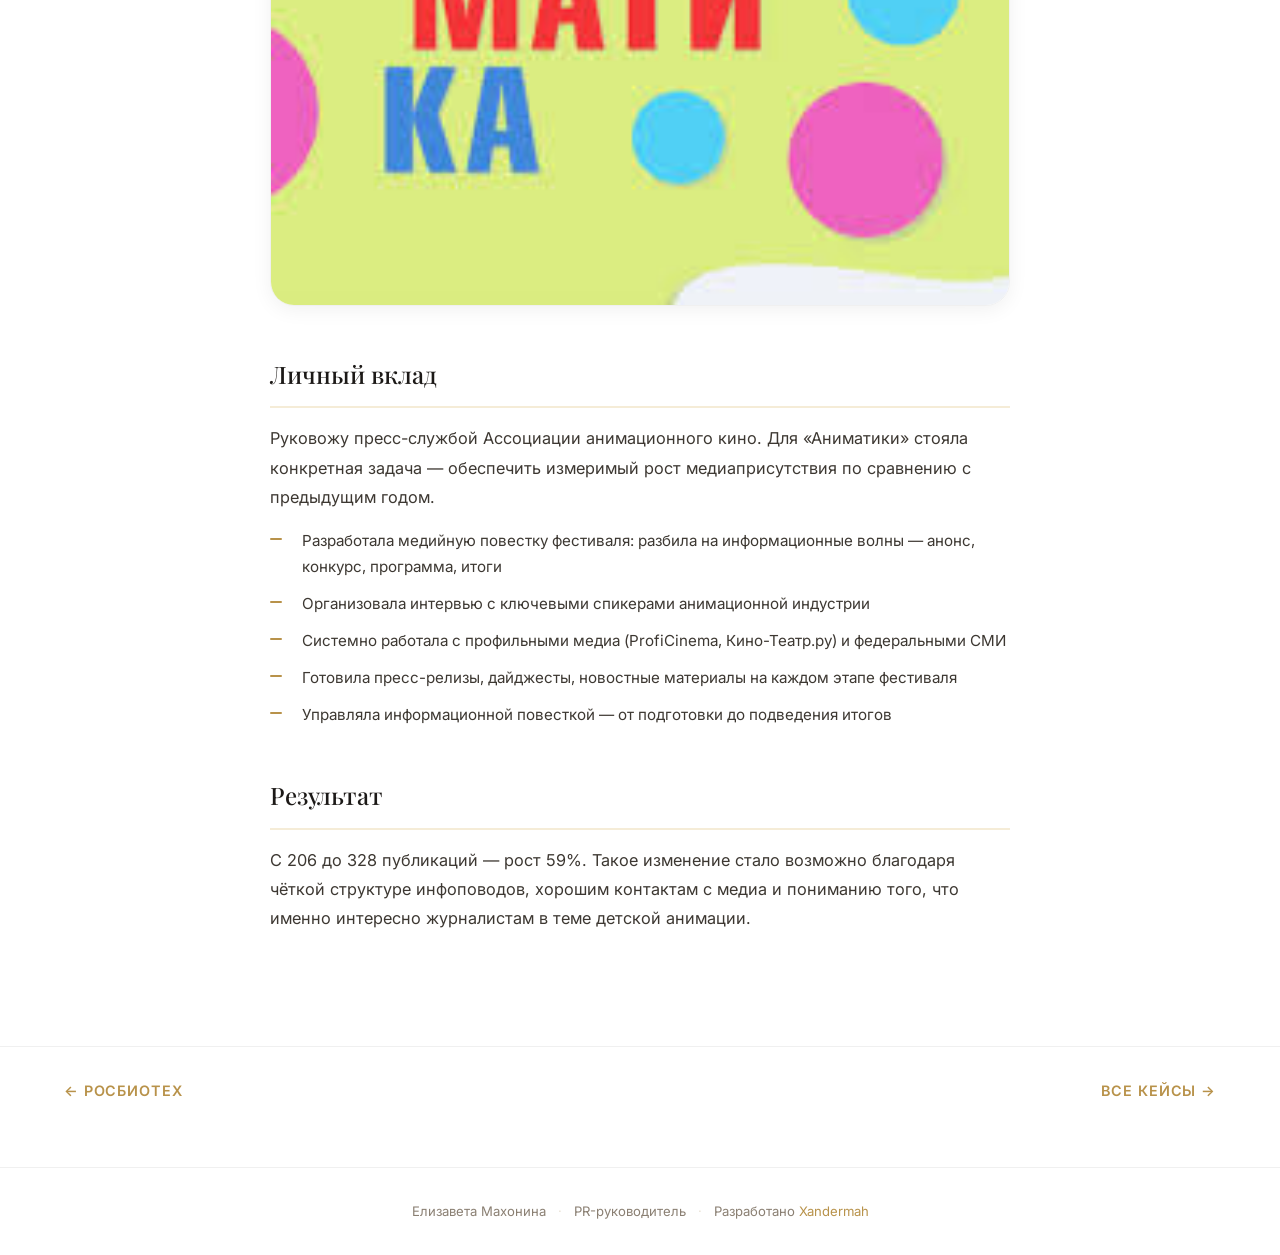
<file: cases/animatika.html>
<!DOCTYPE html>
<html lang="ru">
<head>
    <meta charset="UTF-8">
    <meta name="viewport" content="width=device-width, initial-scale=1.0">
    <meta name="description" content="Кейс: Фестиваль Аниматика — международный фестиваль детской анимации в Артеке. Рост публикаций +59%.">
    <title>Фестиваль «Аниматика» — Елизавета Махонина</title>
    <link rel="preconnect" href="https://fonts.googleapis.com">
    <link rel="preconnect" href="https://fonts.gstatic.com" crossorigin>
    <link href="https://fonts.googleapis.com/css2?family=Inter:wght@300;400;500;600;700&family=Playfair+Display:ital,wght@0,400;0,500;0,600;0,700;1,400;1,500&display=swap" rel="stylesheet">
    <link rel="stylesheet" href="../styles.css">
    <link rel="stylesheet" href="case-page.css">
</head>
<body>
    <div class="cursor-dot" id="cursorDot"></div>
    <div class="cursor-ring" id="cursorRing"></div>

    <nav class="nav" id="nav"><div class="nav-inner"><a href="../index.html" class="nav-logo">ЕМ<span class="nav-logo-dot">.</span></a><div class="nav-links" id="navLinks"><a href="../index.html" class="nav-link">← На главную</a><a href="../index.html#cases" class="nav-link">Все кейсы</a><a href="../index.html#contact" class="nav-link nav-link-cta">Написать</a></div><button class="nav-toggle" id="navToggle" aria-label="Меню"><span></span><span></span><span></span></button></div></nav>

    <section class="case-hero">
        <div class="case-hero-img case-hero-img-tinted"><img src="../аниматика.jpg" alt="Фестиваль Аниматика"><div class="case-hero-overlay"></div></div>
        <div class="case-hero-content container">
            <span class="case-hero-tag anim-in">Рост +59% · Артек</span>
            <h1 class="case-hero-title anim-in">Фестиваль<br>«Аниматика»</h1>
            <p class="case-hero-org anim-in">Ассоциация анимационного кино · Минкультуры РФ</p>
        </div>
    </section>

    <section class="case-stats-section">
        <div class="container">
            <div class="case-stats-grid anim-scroll">
                <div class="case-stat"><span class="case-stat-num">328</span><span class="case-stat-lbl">публикаций</span></div>
                <div class="case-stat"><span class="case-stat-num">+59%</span><span class="case-stat-lbl">рост к прошлому году</span></div>
                <div class="case-stat"><span class="case-stat-num">206→328</span><span class="case-stat-lbl">динамика</span></div>
            </div>
        </div>
    </section>

    <section class="case-body-section">
        <div class="container">
            <div class="case-content anim-scroll">
                <h2>О проекте</h2>
                <p>«Аниматика» — VIII Международный фестиваль детского анимационного кино. Проходит в «Артеке» при поддержке Министерства культуры РФ. Дети приезжают со всей страны: смотрят премьеры, встречаются с режиссёрами и аниматорами, создают собственные мультфильмы в передвижных мастерских.</p>

                <div class="case-visual">
                    <img src="../аниматика2.jpg" alt="Логотип фестиваля Аниматика">
                </div>

                <h2>Личный вклад</h2>
                <p>Руковожу пресс-службой Ассоциации анимационного кино. Для «Аниматики» стояла конкретная задача — обеспечить измеримый рост медиаприсутствия по сравнению с предыдущим годом.</p>
                <ul class="case-list">
                    <li>Разработала медийную повестку фестиваля: разбила на информационные волны — анонс, конкурс, программа, итоги</li>
                    <li>Организовала интервью с ключевыми спикерами анимационной индустрии</li>
                    <li>Системно работала с профильными медиа (ProfiCinema, Кино-Театр.ру) и федеральными СМИ</li>
                    <li>Готовила пресс-релизы, дайджесты, новостные материалы на каждом этапе фестиваля</li>
                    <li>Управляла информационной повесткой — от подготовки до подведения итогов</li>
                </ul>

                <h2>Результат</h2>
                <p>С 206 до 328 публикаций — рост 59%. Такое изменение стало возможно благодаря чёткой структуре инфоповодов, хорошим контактам с медиа и пониманию того, что именно интересно журналистам в теме детской анимации.</p>
            </div>
        </div>
    </section>

    <section class="case-nav-section"><div class="container"><div class="case-nav-row"><a href="rosbiotech.html" class="case-nav-link">← РОСБИОТЕХ</a><a href="../index.html#cases" class="case-nav-link">Все кейсы →</a></div></div></section>
    <footer class="footer"><div class="container footer-inner"><span>Елизавета Махонина</span><span class="footer-sep">·</span><span>PR-руководитель</span><span class="footer-sep">·</span><span>Разработано <a href="https://t.me/SodaOpi" target="_blank" rel="noopener" class="footer-dev-link">Xandermah</a></span></div></footer>
    <script src="../script.js"></script>
</body>
</html>
</file>
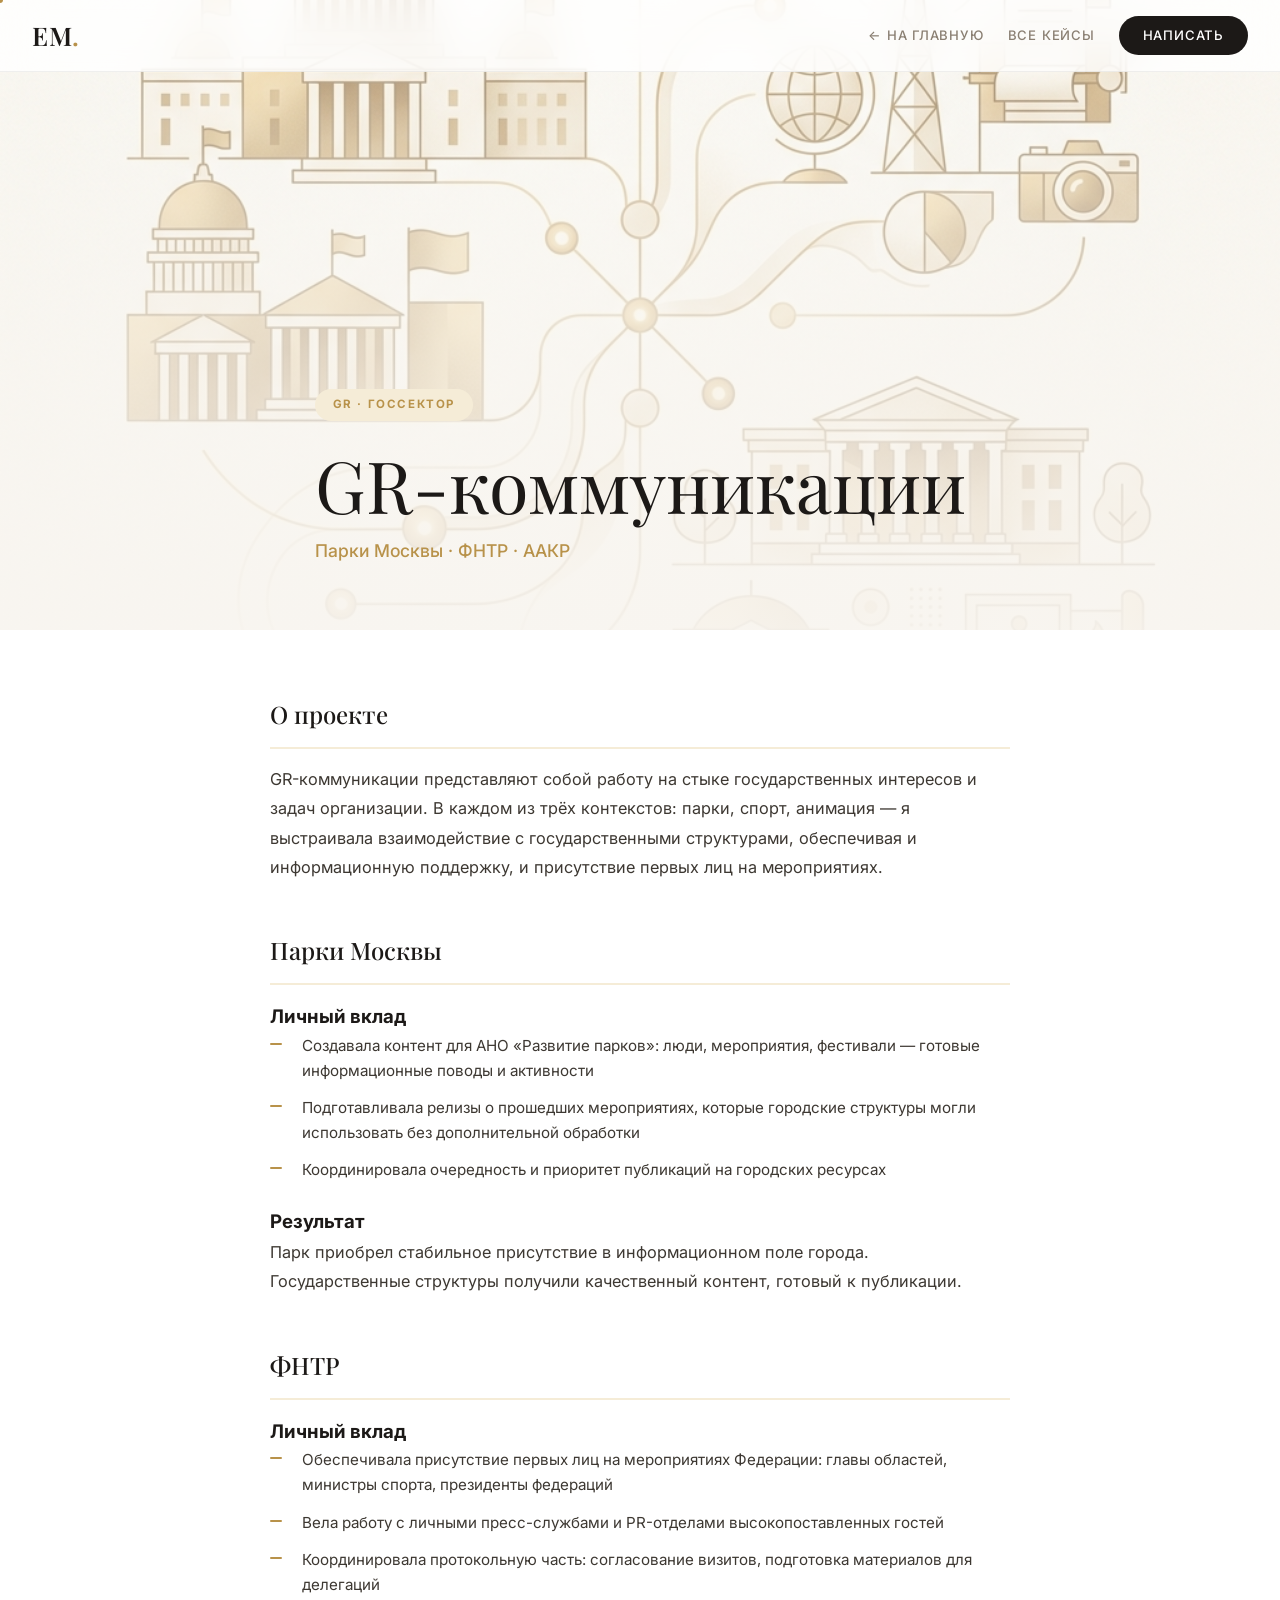
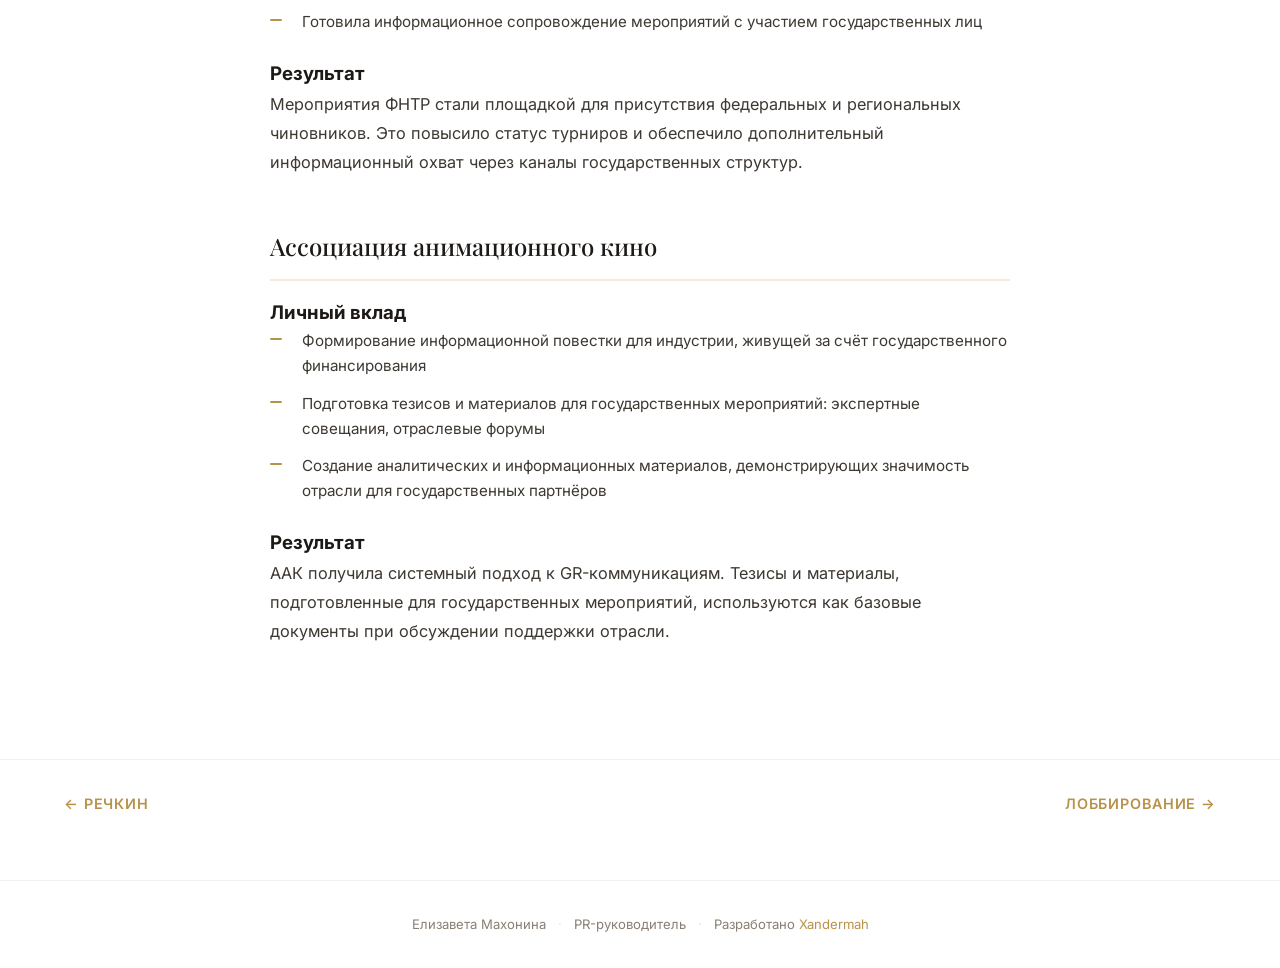
<file: cases/gr.html>
<!DOCTYPE html>
<html lang="ru">
<head>
    <meta charset="UTF-8">
    <meta name="viewport" content="width=device-width, initial-scale=1.0">
    <meta name="description" content="Кейс: GR-коммуникации — работа с госструктурами в парках, ФНТР и ААКР.">
    <title>GR-коммуникации — Елизавета Махонина</title>
    <link rel="preconnect" href="https://fonts.googleapis.com">
    <link rel="preconnect" href="https://fonts.gstatic.com" crossorigin>
    <link href="https://fonts.googleapis.com/css2?family=Inter:wght@300;400;500;600;700&family=Playfair+Display:ital,wght@0,400;0,500;0,600;0,700;1,400;1,500&display=swap" rel="stylesheet">
    <link rel="stylesheet" href="../styles.css">
    <link rel="stylesheet" href="case-page.css">
</head>
<body>
    <div class="cursor-dot" id="cursorDot"></div>
    <div class="cursor-ring" id="cursorRing"></div>
    <nav class="nav" id="nav"><div class="nav-inner"><a href="../index.html" class="nav-logo">ЕМ<span class="nav-logo-dot">.</span></a><div class="nav-links" id="navLinks"><a href="../index.html" class="nav-link">← На главную</a><a href="../index.html#cases" class="nav-link">Все кейсы</a><a href="../index.html#contact" class="nav-link nav-link-cta">Написать</a></div><button class="nav-toggle" id="navToggle" aria-label="Меню"><span></span><span></span><span></span></button></div></nav>

    <section class="case-hero">
        <div class="case-hero-img"><img src="../assets/case-gr.png" alt="GR-коммуникации"><div class="case-hero-overlay"></div></div>
        <div class="case-hero-content container">
            <span class="case-hero-tag anim-in">GR · Госсектор</span>
            <h1 class="case-hero-title anim-in">GR-коммуникации</h1>
            <p class="case-hero-org anim-in">Парки Москвы · ФНТР · ААКР</p>
        </div>
    </section>

    <section class="case-body-section">
        <div class="container">
            <div class="case-content anim-scroll">

                <h2>О проекте</h2>
                <p>GR-коммуникации представляют собой работу на стыке государственных интересов и задач организации. В каждом из трёх контекстов: парки, спорт, анимация — я выстраивала взаимодействие с государственными структурами, обеспечивая и информационную поддержку, и присутствие первых лиц на мероприятиях.</p>

                <h2>Парки Москвы</h2>
                <h3>Личный вклад</h3>
                <ul class="case-list">
                    <li>Создавала контент для АНО «Развитие парков»: люди, мероприятия, фестивали — готовые информационные поводы и активности</li>
                    <li>Подготавливала релизы о прошедших мероприятиях, которые городские структуры могли использовать без дополнительной обработки</li>
                    <li>Координировала очередность и приоритет публикаций на городских ресурсах</li>
                </ul>

                <h3>Результат</h3>
                <p>Парк приобрел стабильное присутствие в информационном поле города. Государственные структуры получили качественный контент, готовый к публикации.</p>

                <h2>ФНТР</h2>
                <h3>Личный вклад</h3>
                <ul class="case-list">
                    <li>Обеспечивала присутствие первых лиц на мероприятиях Федерации: главы областей, министры спорта, президенты федераций</li>
                    <li>Вела работу с личными пресс-службами и PR-отделами высокопоставленных гостей</li>
                    <li>Координировала протокольную часть: согласование визитов, подготовка материалов для делегаций</li>
                    <li>Готовила информационное сопровождение мероприятий с участием государственных лиц</li>
                </ul>

                <h3>Результат</h3>
                <p>Мероприятия ФНТР стали площадкой для присутствия федеральных и региональных чиновников. Это повысило статус турниров и обеспечило дополнительный информационный охват через каналы государственных структур.</p>

                <h2>Ассоциация анимационного кино</h2>
                <h3>Личный вклад</h3>
                <ul class="case-list">
                    <li>Формирование информационной повестки для индустрии, живущей за счёт государственного финансирования</li>
                    <li>Подготовка тезисов и материалов для государственных мероприятий: экспертные совещания, отраслевые форумы</li>
                    <li>Создание аналитических и информационных материалов, демонстрирующих значимость отрасли для государственных партнёров</li>
                </ul>

                <h3>Результат</h3>
                <p>ААК получила системный подход к GR-коммуникациям. Тезисы и материалы, подготовленные для государственных мероприятий, используются как базовые документы при обсуждении поддержки отрасли.</p>

            </div>
        </div>
    </section>

    <section class="case-nav-section"><div class="container"><div class="case-nav-row"><a href="rechkin.html" class="case-nav-link">← Речкин</a><a href="lobbying.html" class="case-nav-link">Лоббирование →</a></div></div></section>
    <footer class="footer"><div class="container footer-inner"><span>Елизавета Махонина</span><span class="footer-sep">·</span><span>PR-руководитель</span><span class="footer-sep">·</span><span>Разработано <a href="https://t.me/SodaOpi" target="_blank" rel="noopener" class="footer-dev-link">Xandermah</a></span></div></footer>
    <script src="../script.js"></script>
</body>
</html>
</file>
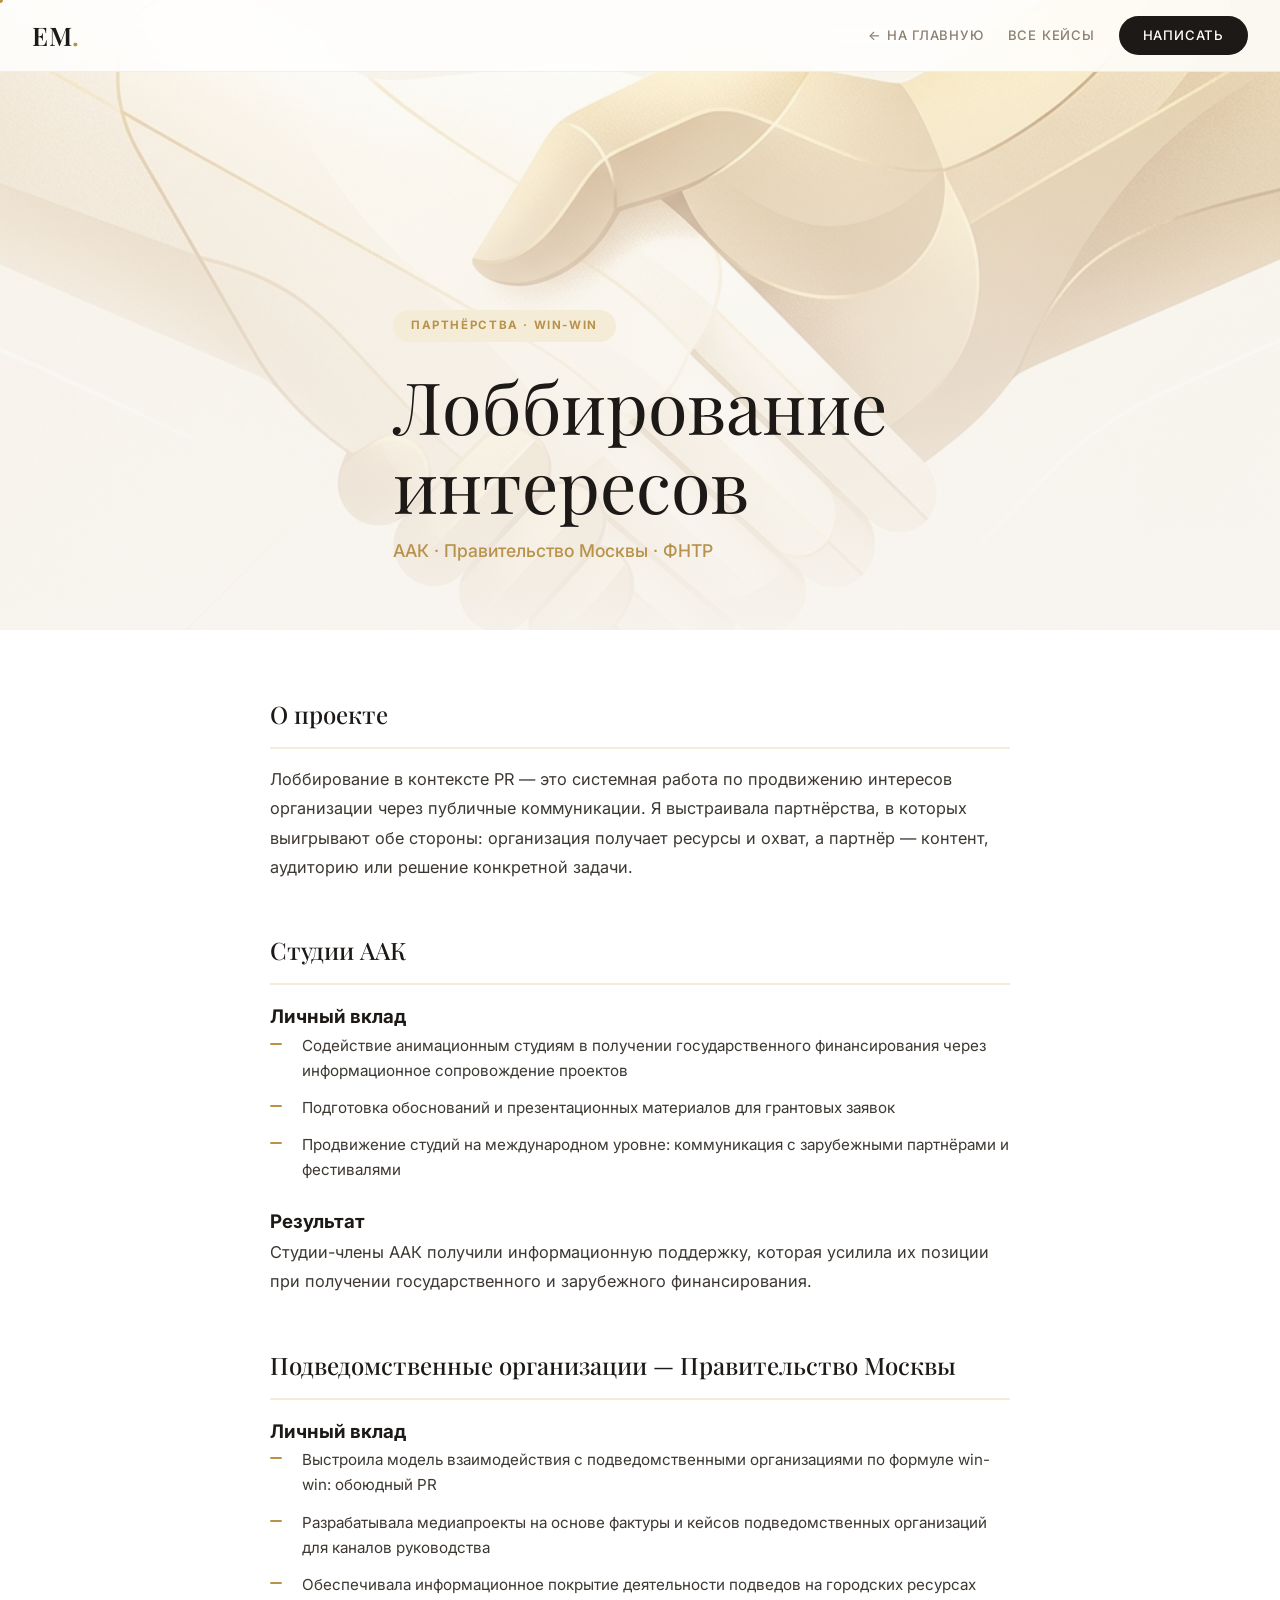
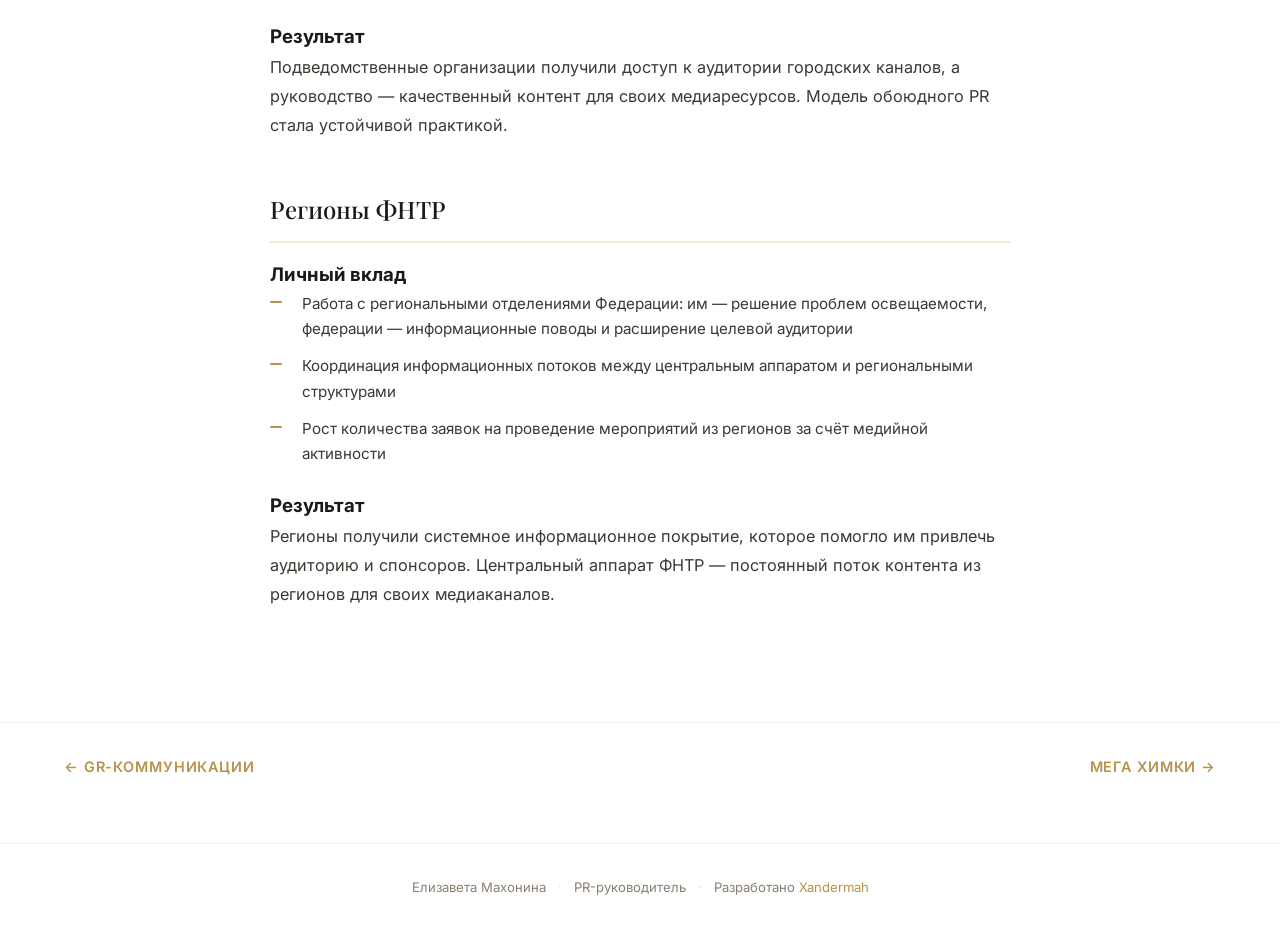
<file: cases/lobbying.html>
<!DOCTYPE html>
<html lang="ru">
<head>
    <meta charset="UTF-8">
    <meta name="viewport" content="width=device-width, initial-scale=1.0">
    <meta name="description" content="Кейс: лоббирование интересов — студии ААК, подведомственные организации, регионы ФНТР.">
    <title>Лоббирование интересов — Елизавета Махонина</title>
    <link rel="preconnect" href="https://fonts.googleapis.com">
    <link rel="preconnect" href="https://fonts.gstatic.com" crossorigin>
    <link href="https://fonts.googleapis.com/css2?family=Inter:wght@300;400;500;600;700&family=Playfair+Display:ital,wght@0,400;0,500;0,600;0,700;1,400;1,500&display=swap" rel="stylesheet">
    <link rel="stylesheet" href="../styles.css">
    <link rel="stylesheet" href="case-page.css">
</head>
<body>
    <div class="cursor-dot" id="cursorDot"></div>
    <div class="cursor-ring" id="cursorRing"></div>
    <nav class="nav" id="nav"><div class="nav-inner"><a href="../index.html" class="nav-logo">ЕМ<span class="nav-logo-dot">.</span></a><div class="nav-links" id="navLinks"><a href="../index.html" class="nav-link">← На главную</a><a href="../index.html#cases" class="nav-link">Все кейсы</a><a href="../index.html#contact" class="nav-link nav-link-cta">Написать</a></div><button class="nav-toggle" id="navToggle" aria-label="Меню"><span></span><span></span><span></span></button></div></nav>

    <section class="case-hero">
        <div class="case-hero-img"><img src="../assets/case-lobby.png" alt="Лоббирование интересов"><div class="case-hero-overlay"></div></div>
        <div class="case-hero-content container">
            <span class="case-hero-tag anim-in">Партнёрства · Win-Win</span>
            <h1 class="case-hero-title anim-in">Лоббирование<br>интересов</h1>
            <p class="case-hero-org anim-in">ААК · Правительство Москвы · ФНТР</p>
        </div>
    </section>

    <section class="case-body-section">
        <div class="container">
            <div class="case-content anim-scroll">

                <h2>О проекте</h2>
                <p>Лоббирование в контексте PR — это системная работа по продвижению интересов организации через публичные коммуникации. Я выстраивала партнёрства, в которых выигрывают обе стороны: организация получает ресурсы и охват, а партнёр — контент, аудиторию или решение конкретной задачи.</p>

                <h2>Студии ААК</h2>
                <h3>Личный вклад</h3>
                <ul class="case-list">
                    <li>Содействие анимационным студиям в получении государственного финансирования через информационное сопровождение проектов</li>
                    <li>Подготовка обоснований и презентационных материалов для грантовых заявок</li>
                    <li>Продвижение студий на международном уровне: коммуникация с зарубежными партнёрами и фестивалями</li>
                </ul>

                <h3>Результат</h3>
                <p>Студии-члены ААК получили информационную поддержку, которая усилила их позиции при получении государственного и зарубежного финансирования.</p>

                <h2>Подведомственные организации — Правительство Москвы</h2>
                <h3>Личный вклад</h3>
                <ul class="case-list">
                    <li>Выстроила модель взаимодействия с подведомственными организациями по формуле win-win: обоюдный PR</li>
                    <li>Разрабатывала медиапроекты на основе фактуры и кейсов подведомственных организаций для каналов руководства</li>
                    <li>Обеспечивала информационное покрытие деятельности подведов на городских ресурсах</li>
                </ul>

                <h3>Результат</h3>
                <p>Подведомственные организации получили доступ к аудитории городских каналов, а руководство — качественный контент для своих медиаресурсов. Модель обоюдного PR стала устойчивой практикой.</p>

                <h2>Регионы ФНТР</h2>
                <h3>Личный вклад</h3>
                <ul class="case-list">
                    <li>Работа с региональными отделениями Федерации: им — решение проблем освещаемости, федерации — информационные поводы и расширение целевой аудитории</li>
                    <li>Координация информационных потоков между центральным аппаратом и региональными структурами</li>
                    <li>Рост количества заявок на проведение мероприятий из регионов за счёт медийной активности</li>
                </ul>

                <h3>Результат</h3>
                <p>Регионы получили системное информационное покрытие, которое помогло им привлечь аудиторию и спонсоров. Центральный аппарат ФНТР — постоянный поток контента из регионов для своих медиаканалов.</p>

            </div>
        </div>
    </section>

    <section class="case-nav-section"><div class="container"><div class="case-nav-row"><a href="gr.html" class="case-nav-link">← GR-коммуникации</a><a href="mega-khimki.html" class="case-nav-link">МЕГА Химки →</a></div></div></section>
    <footer class="footer"><div class="container footer-inner"><span>Елизавета Махонина</span><span class="footer-sep">·</span><span>PR-руководитель</span><span class="footer-sep">·</span><span>Разработано <a href="https://t.me/SodaOpi" target="_blank" rel="noopener" class="footer-dev-link">Xandermah</a></span></div></footer>
    <script src="../script.js"></script>
</body>
</html>
</file>
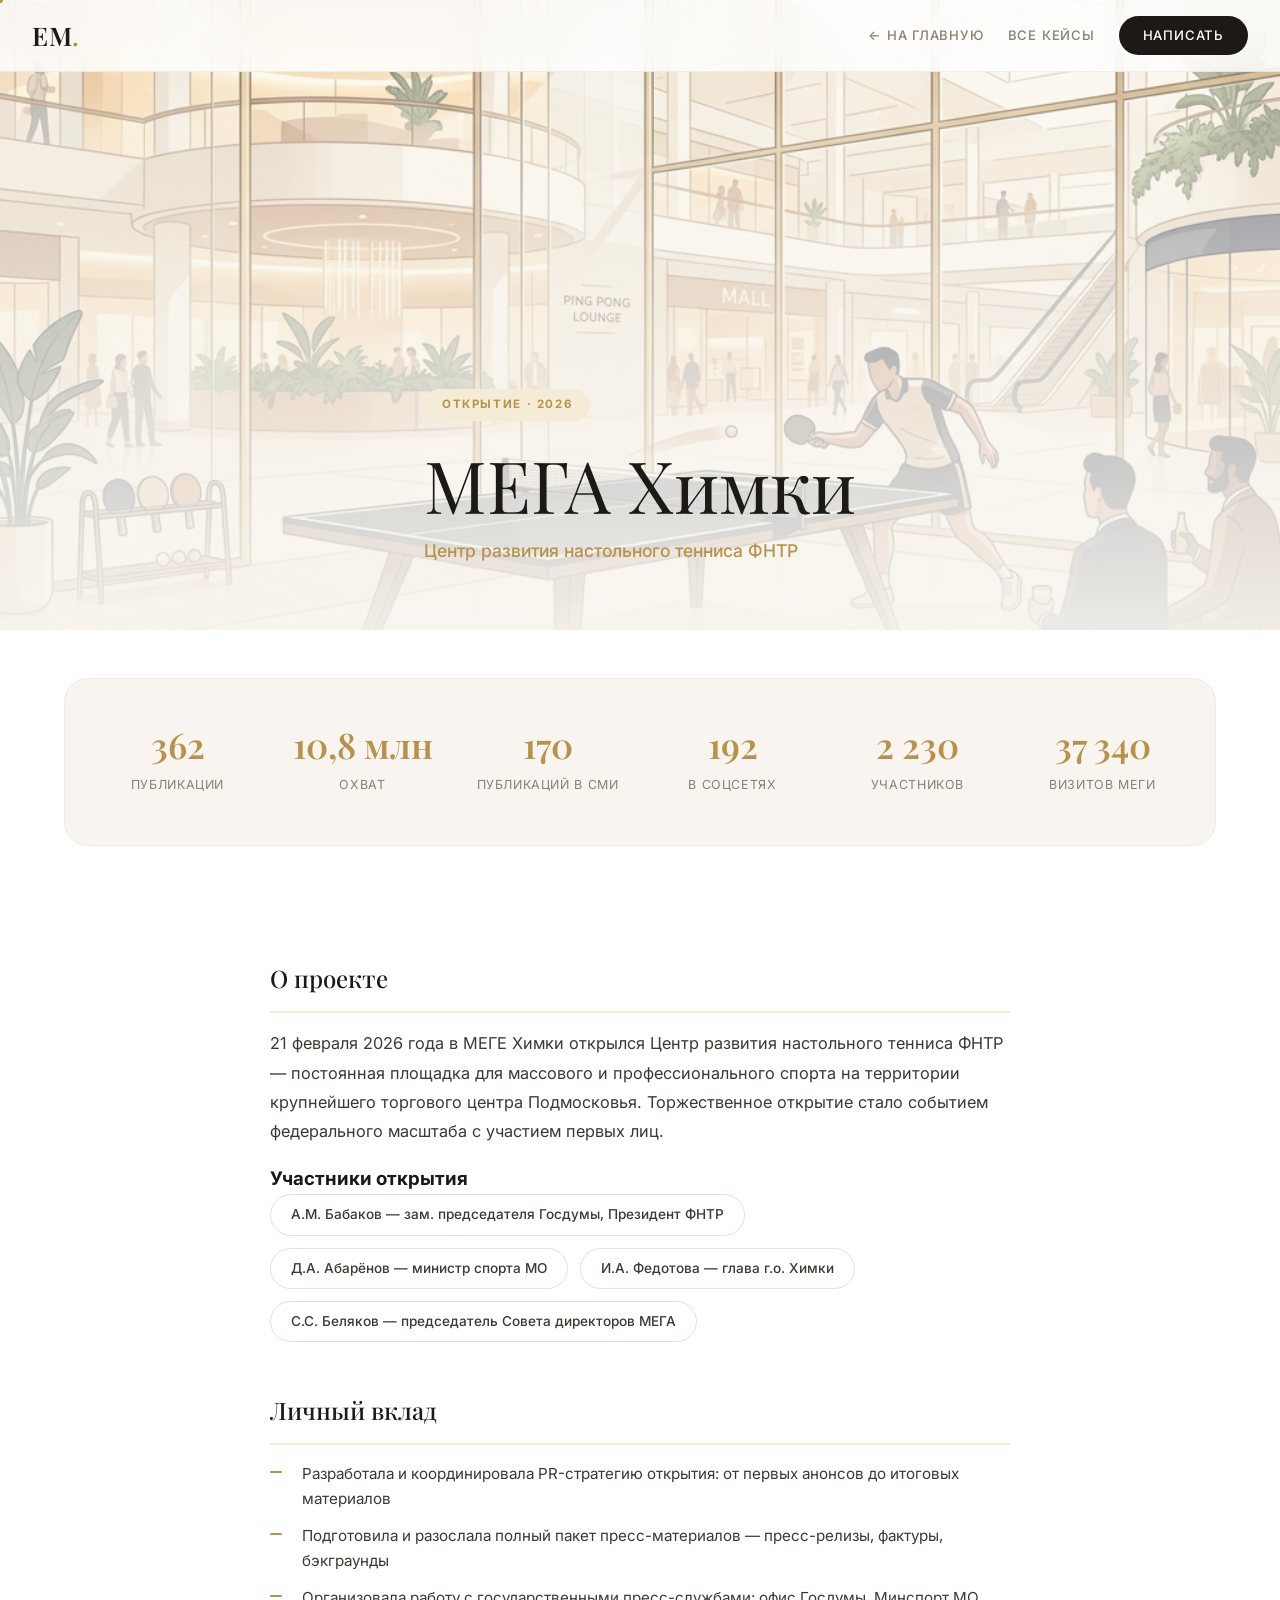
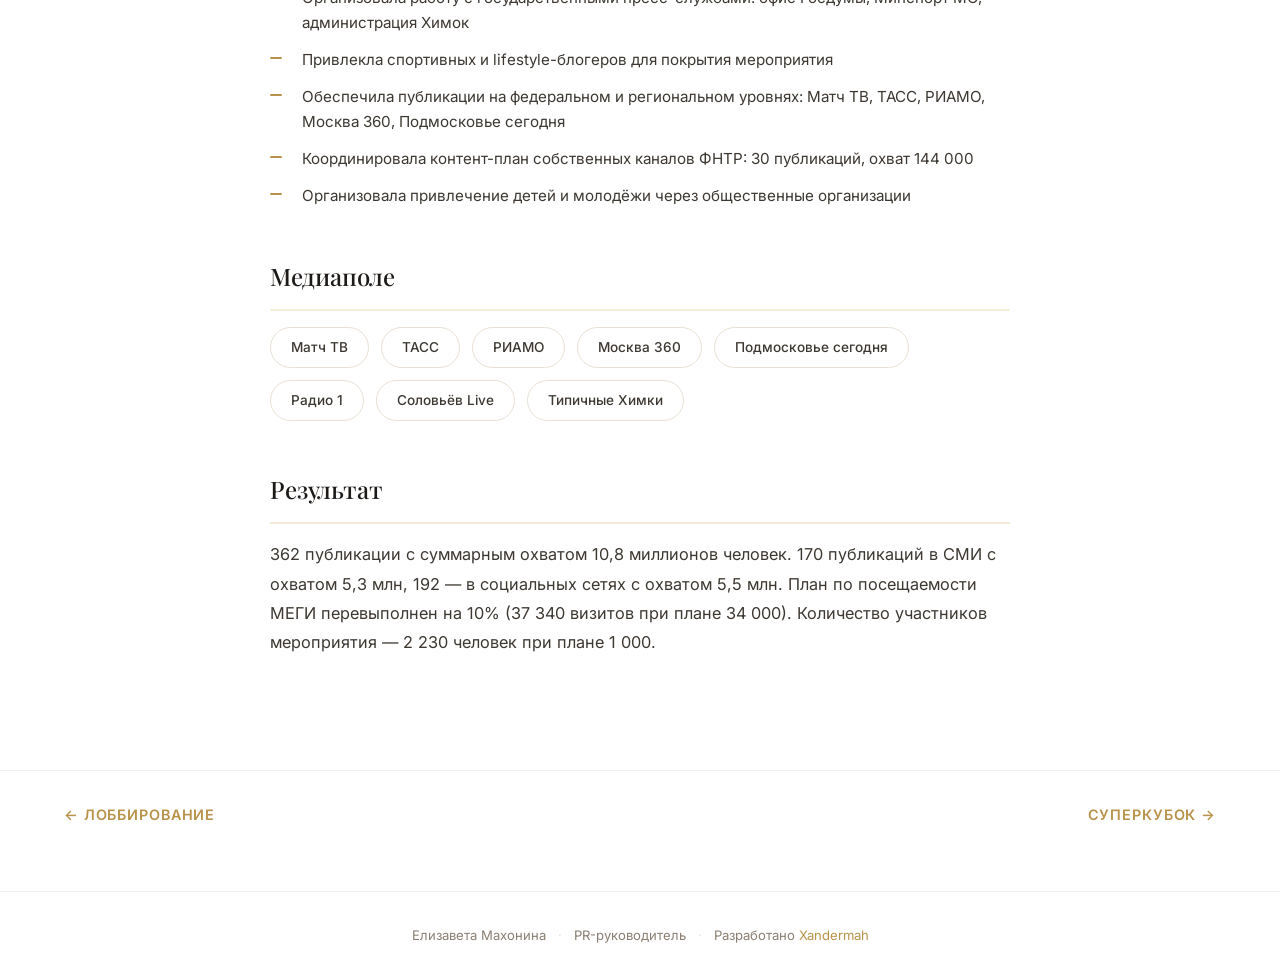
<file: cases/mega-khimki.html>
<!DOCTYPE html>
<html lang="ru">
<head>
    <meta charset="UTF-8">
    <meta name="viewport" content="width=device-width, initial-scale=1.0">
    <meta name="description" content="Кейс: Открытие Центра развития настольного тенниса ФНТР в МЕГЕ Химки — 362 публикации, охват 10,8 млн.">
    <title>МЕГА Химки — Елизавета Махонина</title>
    <link rel="preconnect" href="https://fonts.googleapis.com">
    <link rel="preconnect" href="https://fonts.gstatic.com" crossorigin>
    <link href="https://fonts.googleapis.com/css2?family=Inter:wght@300;400;500;600;700&family=Playfair+Display:ital,wght@0,400;0,500;0,600;0,700;1,400;1,500&display=swap" rel="stylesheet">
    <link rel="stylesheet" href="../styles.css">
    <link rel="stylesheet" href="case-page.css">
</head>
<body>
    <div class="cursor-dot" id="cursorDot"></div>
    <div class="cursor-ring" id="cursorRing"></div>
    <nav class="nav" id="nav"><div class="nav-inner"><a href="../index.html" class="nav-logo">ЕМ<span class="nav-logo-dot">.</span></a><div class="nav-links" id="navLinks"><a href="../index.html" class="nav-link">← На главную</a><a href="../index.html#cases" class="nav-link">Все кейсы</a><a href="../index.html#contact" class="nav-link nav-link-cta">Написать</a></div><button class="nav-toggle" id="navToggle" aria-label="Меню"><span></span><span></span><span></span></button></div></nav>

    <section class="case-hero">
        <div class="case-hero-img"><img src="../assets/case-mega.png" alt="МЕГА Химки"><div class="case-hero-overlay"></div></div>
        <div class="case-hero-content container">
            <span class="case-hero-tag anim-in">Открытие · 2026</span>
            <h1 class="case-hero-title anim-in">МЕГА Химки</h1>
            <p class="case-hero-org anim-in">Центр развития настольного тенниса ФНТР</p>
        </div>
    </section>

    <section class="case-stats-section">
        <div class="container">
            <div class="case-stats-grid anim-scroll">
                <div class="case-stat"><span class="case-stat-num">362</span><span class="case-stat-lbl">публикации</span></div>
                <div class="case-stat"><span class="case-stat-num">10,8 млн</span><span class="case-stat-lbl">охват</span></div>
                <div class="case-stat"><span class="case-stat-num">170</span><span class="case-stat-lbl">публикаций в СМИ</span></div>
                <div class="case-stat"><span class="case-stat-num">192</span><span class="case-stat-lbl">в соцсетях</span></div>
                <div class="case-stat"><span class="case-stat-num">2 230</span><span class="case-stat-lbl">участников</span></div>
                <div class="case-stat"><span class="case-stat-num">37 340</span><span class="case-stat-lbl">визитов МЕГИ</span></div>
            </div>
        </div>
    </section>

    <section class="case-body-section">
        <div class="container">
            <div class="case-content anim-scroll">

                <h2>О проекте</h2>
                <p>21 февраля 2026 года в МЕГЕ Химки открылся Центр развития настольного тенниса ФНТР — постоянная площадка для массового и профессионального спорта на территории крупнейшего торгового центра Подмосковья. Торжественное открытие стало событием федерального масштаба с участием первых лиц.</p>

                <h3>Участники открытия</h3>
                <div class="case-partners-grid">
                    <span class="case-partner-tag">А.М. Бабаков — зам. председателя Госдумы, Президент ФНТР</span>
                    <span class="case-partner-tag">Д.А. Абарёнов — министр спорта МО</span>
                    <span class="case-partner-tag">И.А. Федотова — глава г.о. Химки</span>
                    <span class="case-partner-tag">С.С. Беляков — председатель Совета директоров МЕГА</span>
                </div>

                <h2>Личный вклад</h2>
                <ul class="case-list">
                    <li>Разработала и координировала PR-стратегию открытия: от первых анонсов до итоговых материалов</li>
                    <li>Подготовила и разослала полный пакет пресс-материалов — пресс-релизы, фактуры, бэкграунды</li>
                    <li>Организовала работу с государственными пресс-службами: офис Госдумы, Минспорт МО, администрация Химок</li>
                    <li>Привлекла спортивных и lifestyle-блогеров для покрытия мероприятия</li>
                    <li>Обеспечила публикации на федеральном и региональном уровнях: Матч ТВ, ТАСС, РИАМО, Москва 360, Подмосковье сегодня</li>
                    <li>Координировала контент-план собственных каналов ФНТР: 30 публикаций, охват 144 000</li>
                    <li>Организовала привлечение детей и молодёжи через общественные организации</li>
                </ul>

                <h2>Медиаполе</h2>
                <div class="case-partners-grid">
                    <span class="case-partner-tag">Матч ТВ</span>
                    <span class="case-partner-tag">ТАСС</span>
                    <span class="case-partner-tag">РИАМО</span>
                    <span class="case-partner-tag">Москва 360</span>
                    <span class="case-partner-tag">Подмосковье сегодня</span>
                    <span class="case-partner-tag">Радио 1</span>
                    <span class="case-partner-tag">Соловьёв Live</span>
                    <span class="case-partner-tag">Типичные Химки</span>
                </div>

                <h2>Результат</h2>
                <p>362 публикации с суммарным охватом 10,8 миллионов человек. 170 публикаций в СМИ с охватом 5,3 млн, 192 — в социальных сетях с охватом 5,5 млн. План по посещаемости МЕГИ перевыполнен на 10% (37 340 визитов при плане 34 000). Количество участников мероприятия — 2 230 человек при плане 1 000.</p>

            </div>
        </div>
    </section>

    <section class="case-nav-section"><div class="container"><div class="case-nav-row"><a href="lobbying.html" class="case-nav-link">← Лоббирование</a><a href="supercup.html" class="case-nav-link">Суперкубок →</a></div></div></section>
    <footer class="footer"><div class="container footer-inner"><span>Елизавета Махонина</span><span class="footer-sep">·</span><span>PR-руководитель</span><span class="footer-sep">·</span><span>Разработано <a href="https://t.me/SodaOpi" target="_blank" rel="noopener" class="footer-dev-link">Xandermah</a></span></div></footer>
    <script src="../script.js"></script>
</body>
</html>
</file>
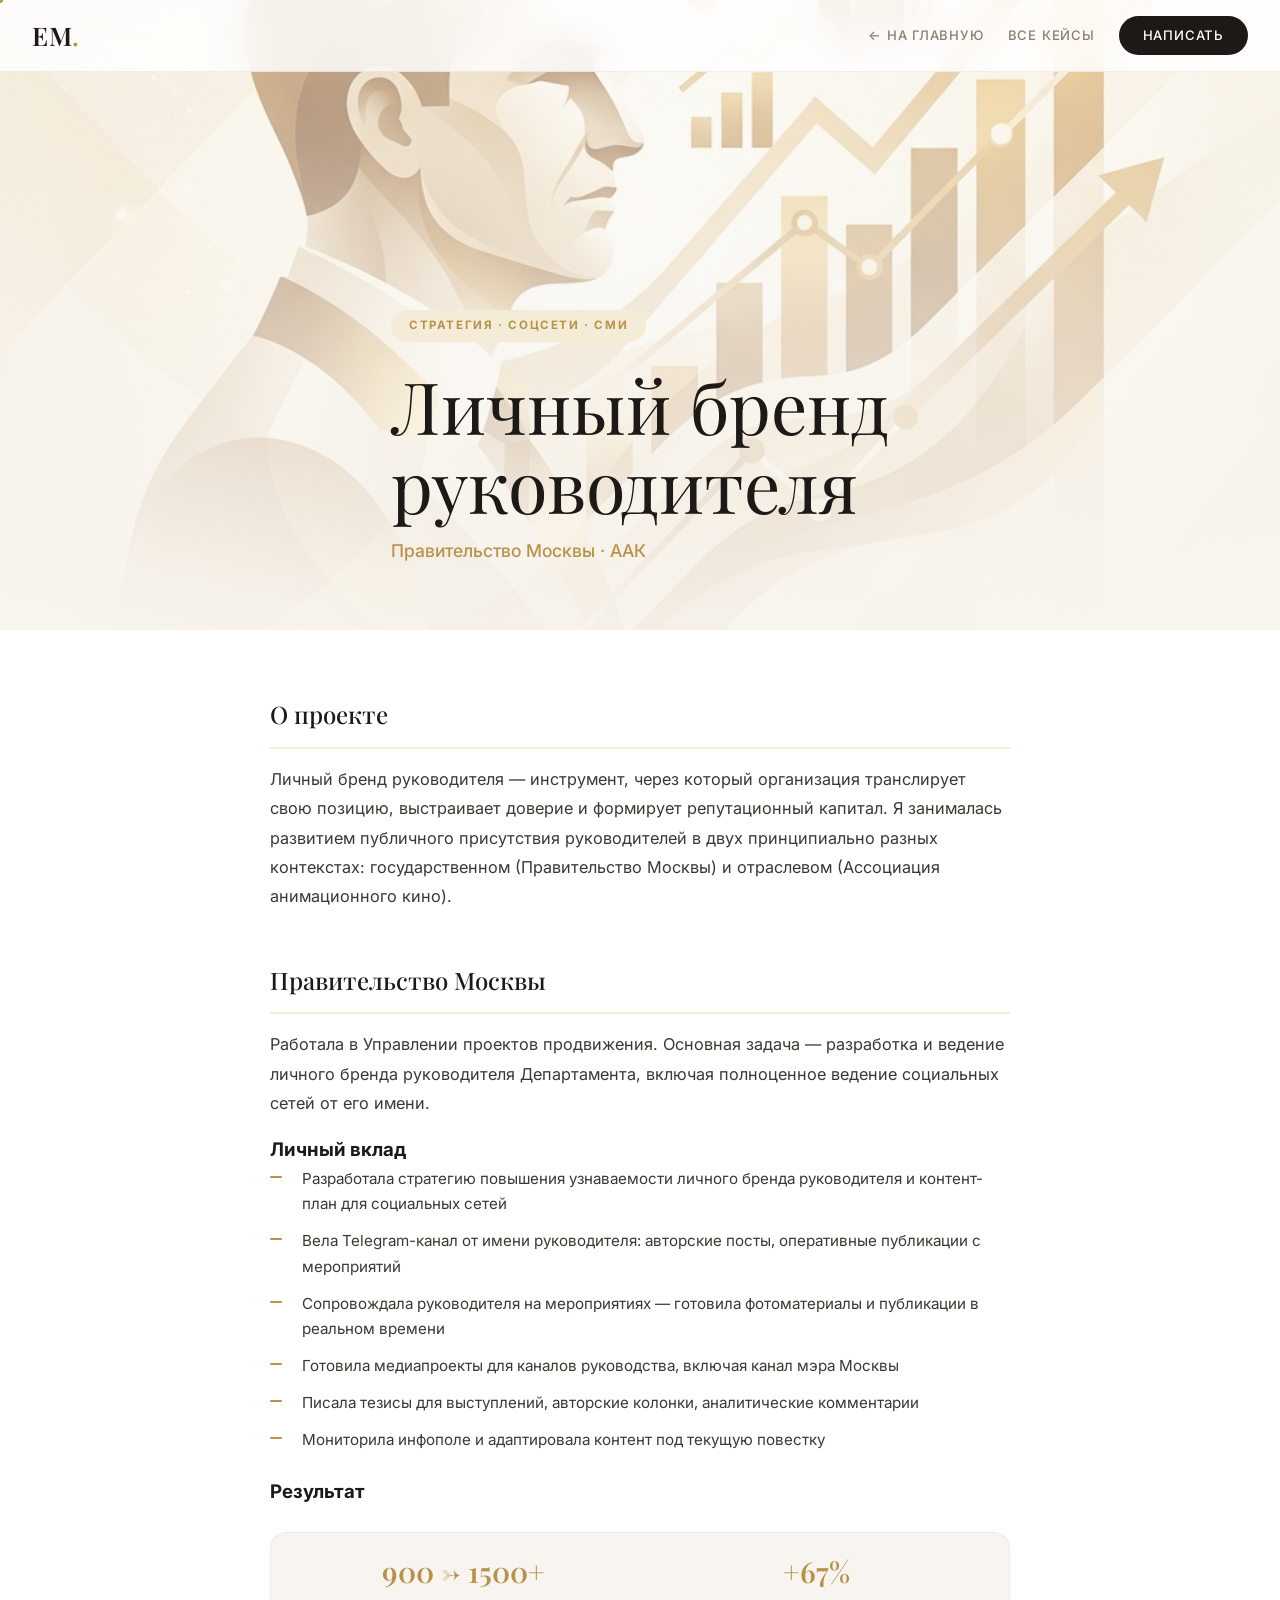
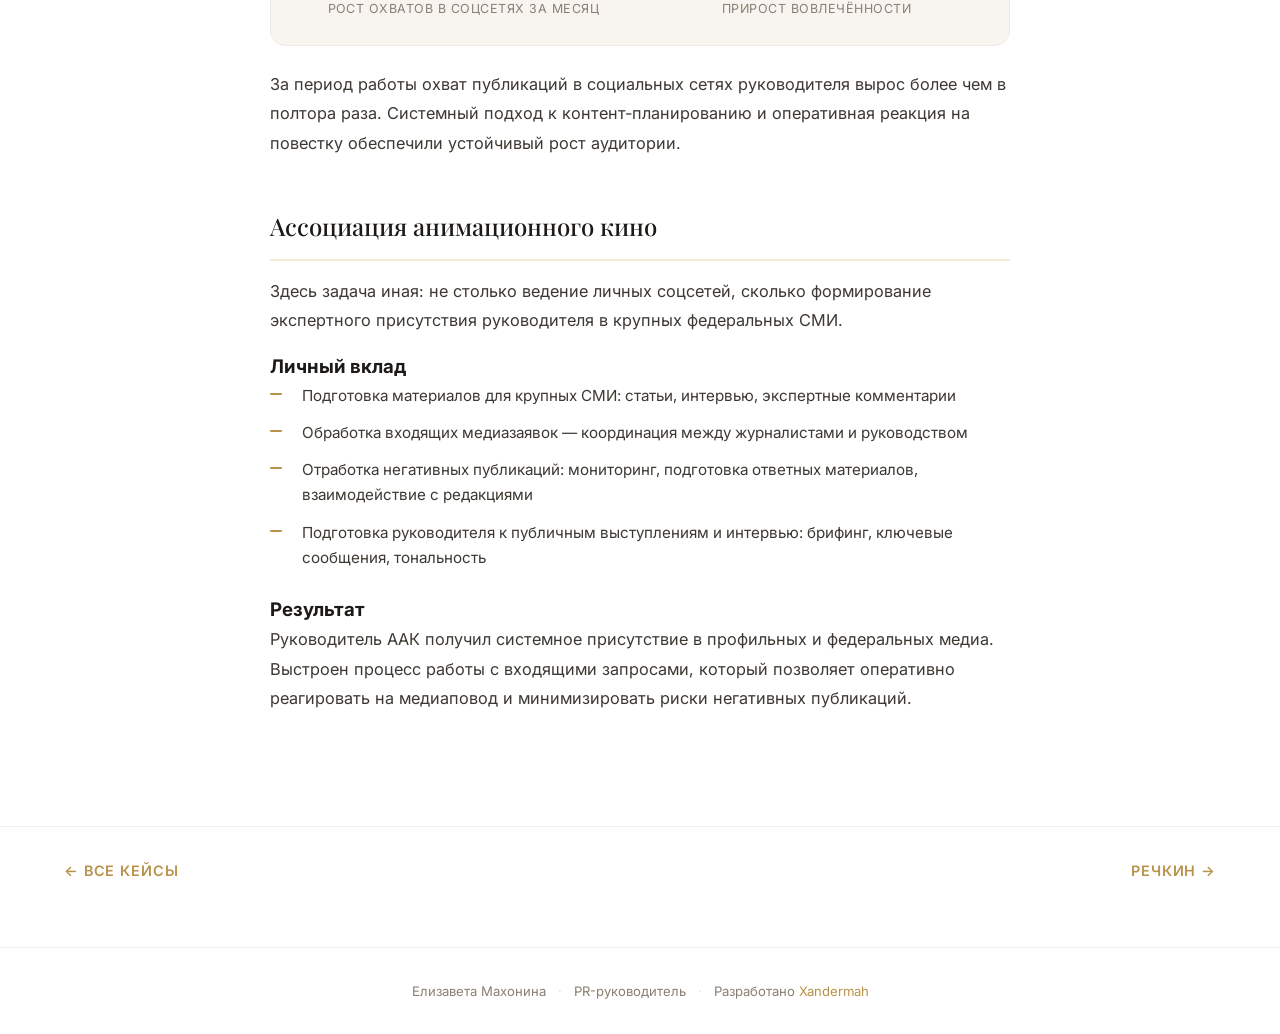
<file: cases/personal-brand.html>
<!DOCTYPE html>
<html lang="ru">
<head>
    <meta charset="UTF-8">
    <meta name="viewport" content="width=device-width, initial-scale=1.0">
    <meta name="description" content="Кейс: ведение личного бренда руководителя — Правительство Москвы и ААКР.">
    <title>Личный бренд руководителя — Елизавета Махонина</title>
    <link rel="preconnect" href="https://fonts.googleapis.com">
    <link rel="preconnect" href="https://fonts.gstatic.com" crossorigin>
    <link href="https://fonts.googleapis.com/css2?family=Inter:wght@300;400;500;600;700&family=Playfair+Display:ital,wght@0,400;0,500;0,600;0,700;1,400;1,500&display=swap" rel="stylesheet">
    <link rel="stylesheet" href="../styles.css">
    <link rel="stylesheet" href="case-page.css">
</head>
<body>
    <div class="cursor-dot" id="cursorDot"></div>
    <div class="cursor-ring" id="cursorRing"></div>
    <nav class="nav" id="nav"><div class="nav-inner"><a href="../index.html" class="nav-logo">ЕМ<span class="nav-logo-dot">.</span></a><div class="nav-links" id="navLinks"><a href="../index.html" class="nav-link">← На главную</a><a href="../index.html#cases" class="nav-link">Все кейсы</a><a href="../index.html#contact" class="nav-link nav-link-cta">Написать</a></div><button class="nav-toggle" id="navToggle" aria-label="Меню"><span></span><span></span><span></span></button></div></nav>

    <section class="case-hero">
        <div class="case-hero-img"><img src="../assets/case-brand.png" alt="Личный бренд руководителя"><div class="case-hero-overlay"></div></div>
        <div class="case-hero-content container">
            <span class="case-hero-tag anim-in">Стратегия · Соцсети · СМИ</span>
            <h1 class="case-hero-title anim-in">Личный бренд<br>руководителя</h1>
            <p class="case-hero-org anim-in">Правительство Москвы · ААК</p>
        </div>
    </section>

    <section class="case-body-section">
        <div class="container">
            <div class="case-content anim-scroll">

                <h2>О проекте</h2>
                <p>Личный бренд руководителя — инструмент, через который организация транслирует свою позицию, выстраивает доверие и формирует репутационный капитал. Я занималась развитием публичного присутствия руководителей в двух принципиально разных контекстах: государственном (Правительство Москвы) и отраслевом (Ассоциация анимационного кино).</p>

                <h2>Правительство Москвы</h2>
                <p>Работала в Управлении проектов продвижения. Основная задача — разработка и ведение личного бренда руководителя Департамента, включая полноценное ведение социальных сетей от его имени.</p>

                <h3>Личный вклад</h3>
                <ul class="case-list">
                    <li>Разработала стратегию повышения узнаваемости личного бренда руководителя и контент-план для социальных сетей</li>
                    <li>Вела Telegram-канал от имени руководителя: авторские посты, оперативные публикации с мероприятий</li>
                    <li>Сопровождала руководителя на мероприятиях — готовила фотоматериалы и публикации в реальном времени</li>
                    <li>Готовила медиапроекты для каналов руководства, включая канал мэра Москвы</li>
                    <li>Писала тезисы для выступлений, авторские колонки, аналитические комментарии</li>
                    <li>Мониторила инфополе и адаптировала контент под текущую повестку</li>
                </ul>

                <h3>Результат</h3>
                <div class="case-stats-inline">
                    <div class="case-stat-inline"><span class="case-stat-inline-num">900 → 1500+ </span><span class="case-stat-inline-lbl">рост охватов в соцсетях за месяц</span></div>
                    <div class="case-stat-inline"><span class="case-stat-inline-num">+67%</span><span class="case-stat-inline-lbl">прирост вовлечённости</span></div>
                </div>
                <p>За период работы охват публикаций в социальных сетях руководителя вырос более чем в полтора раза. Системный подход к контент-планированию и оперативная реакция на повестку обеспечили устойчивый рост аудитории.</p>

                <h2>Ассоциация анимационного кино</h2>
                <p>Здесь задача иная: не столько ведение личных соцсетей, сколько формирование экспертного присутствия руководителя в крупных федеральных СМИ.</p>

                <h3>Личный вклад</h3>
                <ul class="case-list">
                    <li>Подготовка материалов для крупных СМИ: статьи, интервью, экспертные комментарии</li>
                    <li>Обработка входящих медиазаявок — координация между журналистами и руководством</li>
                    <li>Отработка негативных публикаций: мониторинг, подготовка ответных материалов, взаимодействие с редакциями</li>
                    <li>Подготовка руководителя к публичным выступлениям и интервью: брифинг, ключевые сообщения, тональность</li>
                </ul>

                <h3>Результат</h3>
                <p>Руководитель ААК получил системное присутствие в профильных и федеральных медиа. Выстроен процесс работы с входящими запросами, который позволяет оперативно реагировать на медиаповод и минимизировать риски негативных публикаций.</p>

            </div>
        </div>
    </section>

    <section class="case-nav-section"><div class="container"><div class="case-nav-row"><a href="../index.html#cases" class="case-nav-link">← Все кейсы</a><a href="rechkin.html" class="case-nav-link">Речкин →</a></div></div></section>
    <footer class="footer"><div class="container footer-inner"><span>Елизавета Махонина</span><span class="footer-sep">·</span><span>PR-руководитель</span><span class="footer-sep">·</span><span>Разработано <a href="https://t.me/SodaOpi" target="_blank" rel="noopener" class="footer-dev-link">Xandermah</a></span></div></footer>
    <script src="../script.js"></script>
</body>
</html>
</file>
<file: styles.css>
/* ══════════════════════════════════════════════════════════
   ЕЛИЗАВЕТА МАХОНИНА — PR-руководитель
   Светлый premium-дизайн
   ══════════════════════════════════════════════════════════ */

/* ── Переменные ── */
:root {
    --white: #ffffff;
    --cream: #f8f5f0;
    --cream-dark: #f0ebe3;
    --sand: #e8e0d4;
    --stone: #d4c9b8;
    --warm-gray: #8a7f72;
    --charcoal: #3d3832;
    --ink: #1c1917;
    --ink-soft: #2d2926;

    --gold: #b8924a;
    --gold-light: #d4ad5e;
    --gold-pale: #f5ecd7;
    --gold-glow: rgba(184, 146, 74, 0.12);
    --teal: #4a8f7f;
    --teal-pale: #e2f0ec;
    --coral: #c27358;
    --coral-pale: #f5e8e3;

    --ff-display: 'Playfair Display', Georgia, serif;
    --ff-body: 'Inter', -apple-system, BlinkMacSystemFont, 'Segoe UI', sans-serif;

    --s1: 4px; --s2: 8px; --s3: 12px; --s4: 16px;
    --s5: 24px; --s6: 32px; --s7: 48px; --s8: 64px;
    --s9: 96px; --s10: 128px;

    --max-w: 1200px;
    --wide-w: 1360px;
    --nav-h: 72px;

    --r-sm: 10px;
    --r-md: 16px;
    --r-lg: 24px;
    --r-xl: 32px;
    --shadow-sm: 0 1px 3px rgba(0,0,0,0.04), 0 1px 2px rgba(0,0,0,0.06);
    --shadow-md: 0 4px 20px rgba(0,0,0,0.06);
    --shadow-lg: 0 12px 40px rgba(0,0,0,0.08);
    --shadow-xl: 0 20px 60px rgba(0,0,0,0.1);
    --ease: cubic-bezier(0.4, 0, 0.2, 1);
    --spring: cubic-bezier(0.34, 1.56, 0.64, 1);
    --smooth: cubic-bezier(0.16, 1, 0.3, 1);
}

/* ── Сброс ── */
*, *::before, *::after { margin: 0; padding: 0; box-sizing: border-box; }

html {
    scroll-behavior: smooth;
    -webkit-font-smoothing: antialiased;
    -moz-osx-font-smoothing: grayscale;
    scroll-padding-top: var(--nav-h);
    cursor: none;
}

body {
    font-family: var(--ff-body);
    background: var(--white);
    color: var(--ink);
    line-height: 1.7;
    font-size: 16px;
    overflow-x: hidden;
    cursor: none;
}

img { max-width: 100%; height: auto; display: block; }
a { color: inherit; text-decoration: none; cursor: none; }
button { cursor: none; }
ul { list-style: none; }

.container {
    max-width: var(--max-w);
    margin: 0 auto;
    padding: 0 var(--s5);
}

/* ══════════════════════════════════════
   КАСТОМНЫЙ КУРСОР
   ══════════════════════════════════════ */
.cursor-dot {
    position: fixed;
    width: 6px; height: 6px;
    background: var(--gold);
    border-radius: 50%;
    pointer-events: none;
    z-index: 10000;
    transform: translate(-50%, -50%);
    transition: width .2s, height .2s, background .2s;
}
.cursor-ring {
    position: fixed;
    width: 36px; height: 36px;
    border: 1.5px solid var(--gold);
    border-radius: 50%;
    pointer-events: none;
    z-index: 10000;
    transform: translate(-50%, -50%);
    transition: width .35s var(--spring), height .35s var(--spring),
                border-color .3s, background .3s;
    opacity: .6;
}
/* Состояние при наведении на ссылки */
.cursor-ring.hover {
    width: 56px; height: 56px;
    border-color: var(--gold-light);
    background: rgba(184, 146, 74, 0.08);
    opacity: 1;
}
.cursor-dot.hover {
    width: 0; height: 0;
}

/* ══════════════════════════════════════
   АНИМАЦИИ
   ══════════════════════════════════════ */
.anim-in {
    opacity: 0;
    transform: translateY(28px);
    animation: fadeUp .85s var(--smooth) forwards;
}
.anim-in:nth-child(1) { animation-delay: .08s }
.anim-in:nth-child(2) { animation-delay: .18s }
.anim-in:nth-child(3) { animation-delay: .3s }
.anim-in:nth-child(4) { animation-delay: .42s }
.anim-in:nth-child(5) { animation-delay: .55s }
.anim-in:nth-child(6) { animation-delay: .65s }

@keyframes fadeUp { to { opacity: 1; transform: translateY(0); } }

.anim-scroll {
    opacity: 0;
    transform: translateY(36px);
    transition: opacity .7s var(--smooth), transform .7s var(--smooth);
}
.anim-scroll.visible {
    opacity: 1;
    transform: translateY(0);
}

/* Shimmer на тегах */
@keyframes shimmer {
    0% { background-position: -200% 50%; }
    100% { background-position: 200% 50%; }
}

/* Плавающие частицы */
@keyframes float-particle {
    0%, 100% { transform: translate(0, 0) rotate(0deg); opacity: 0; }
    10% { opacity: .5; }
    90% { opacity: .3; }
    50% { transform: translate(var(--tx), var(--ty)) rotate(180deg); }
}

.hero-particles {
    position: absolute; inset: 0;
    z-index: 0; pointer-events: none;
    overflow: hidden;
}
.hero-particle {
    position: absolute;
    width: var(--size);
    height: var(--size);
    border-radius: 50%;
    background: var(--gold);
    opacity: 0;
    animation: float-particle var(--dur) var(--delay) ease-in-out infinite;
}

/* Мерцающий золотой ободок */
@keyframes glow-border {
    0%, 100% { box-shadow: 0 0 20px rgba(184,146,74,.1), 0 0 40px rgba(184,146,74,.05); }
    50% { box-shadow: 0 0 30px rgba(184,146,74,.2), 0 0 60px rgba(184,146,74,.1); }
}

/* Текстовый градиент-переливание */
@keyframes text-shine {
    0% { background-position: 0% 50%; }
    100% { background-position: 200% 50%; }
}

/* ══════════════════════════════════════
   НАВИГАЦИЯ
   ══════════════════════════════════════ */
.nav {
    position: fixed; top: 0; left: 0; right: 0;
    z-index: 1000;
    height: var(--nav-h);
    background: rgba(255,255,255,.82);
    backdrop-filter: blur(20px);
    -webkit-backdrop-filter: blur(20px);
    border-bottom: 1px solid rgba(0,0,0,.06);
    transition: background .4s var(--ease), box-shadow .4s var(--ease);
}
.nav.scrolled {
    background: rgba(255,255,255,.96);
    box-shadow: var(--shadow-sm);
}
.nav-inner {
    max-width: var(--wide-w); margin: 0 auto;
    padding: 0 var(--s6);
    display: flex; align-items: center; justify-content: space-between;
    height: 100%;
}
.nav-logo {
    font-family: var(--ff-display);
    font-size: 1.6rem; font-weight: 600;
    color: var(--ink);
    letter-spacing: .02em;
}
.nav-logo-dot { color: var(--gold); }
.nav-links { display: flex; gap: var(--s5); align-items: center; }
.nav-link {
    font-size: .82rem; font-weight: 500;
    letter-spacing: .06em; text-transform: uppercase;
    color: var(--warm-gray);
    transition: color .3s var(--ease);
    position: relative;
    padding: var(--s2) 0;
}
.nav-link::after {
    content: ''; position: absolute;
    bottom: 0; left: 0; width: 0; height: 2px;
    background: var(--gold);
    transition: width .4s var(--smooth);
}
.nav-link:hover { color: var(--ink); }
.nav-link:hover::after { width: 100%; }
.nav-link-cta {
    background: var(--ink);
    color: var(--white) !important;
    padding: var(--s2) var(--s5);
    border-radius: 100px;
    letter-spacing: .06em;
    transition: all .4s var(--ease);
}
.nav-link-cta::after { display: none; }
.nav-link-cta:hover {
    background: var(--gold);
    color: var(--white) !important;
    transform: scale(1.05);
}

.nav-toggle {
    display: none; flex-direction: column; gap: 5px;
    background: none; border: none; padding: 8px;
}
.nav-toggle span {
    display: block; width: 24px; height: 2px;
    background: var(--ink); transition: .3s var(--ease);
}
.mobile-menu,
.mobile-menu-backdrop {
    display: none;
}
/* ══════════════════════════════════════
   HERO
   ══════════════════════════════════════ */
.hero {
    position: relative;
    min-height: 100vh;
    display: flex; align-items: center;
    padding: calc(var(--nav-h) + var(--s8)) var(--s6) var(--s8);
    overflow: hidden;
}
.hero-bg {
    position: absolute; inset: 0; z-index: 0;
}
.hero-bg-img {
    width: 100%; height: 100%;
    object-fit: cover;
    opacity: .22;
}
.hero-bg-overlay {
    position: absolute; inset: 0;
    background: linear-gradient(135deg, rgba(248,245,240,.92) 0%, rgba(255,255,255,.85) 50%, rgba(248,245,240,.9) 100%);
}
.hero-content {
    position: relative; z-index: 1;
    max-width: var(--wide-w); margin: 0 auto; width: 100%;
    display: grid; grid-template-columns: 1.2fr 1fr;
    gap: var(--s8); align-items: center;
}
.hero-badge {
    display: inline-flex; align-items: center; gap: var(--s3);
    font-size: .78rem; font-weight: 600;
    text-transform: uppercase; letter-spacing: .18em;
    color: var(--gold);
    margin-bottom: var(--s5);
}
.hero-badge-dot {
    width: 8px; height: 8px; border-radius: 50%;
    background: var(--gold);
    box-shadow: 0 0 8px var(--gold-glow);
    animation: pulse 2s ease-in-out infinite;
}
@keyframes pulse {
    0%, 100% { opacity: 1; transform: scale(1); }
    50% { opacity: .5; transform: scale(.7); }
}
.hero-name {
    font-family: var(--ff-display);
    font-size: clamp(3rem, 5.5vw, 5.4rem);
    font-weight: 400; line-height: 1.08;
    color: var(--ink);
    margin-bottom: var(--s5);
}
.hero-name em {
    font-style: italic;
    font-weight: 500;
    background: linear-gradient(90deg, var(--gold), var(--gold-light), var(--coral), var(--gold));
    background-size: 200% auto;
    -webkit-background-clip: text;
    -webkit-text-fill-color: transparent;
    background-clip: text;
    animation: text-shine 4s ease-in-out infinite;
}
.hero-role {
    font-size: 1.1rem; font-weight: 500;
    letter-spacing: .08em; text-transform: uppercase;
    color: var(--warm-gray);
    margin-bottom: var(--s3);
}
.hero-desc {
    font-size: 1.05rem; color: var(--warm-gray);
    max-width: 500px; margin-bottom: var(--s6);
    line-height: 1.6;
}
.hero-actions { display: flex; gap: var(--s4); margin-bottom: var(--s7); }

/* Кнопки */
.btn {
    display: inline-flex; align-items: center; gap: var(--s2);
    padding: 14px 32px;
    font-family: var(--ff-body);
    font-size: .88rem; font-weight: 600;
    letter-spacing: .06em; text-transform: uppercase;
    border-radius: var(--r-sm);
    transition: all .4s var(--ease);
    border: none;
    position: relative;
    overflow: hidden;
}
.btn::after {
    content: '';
    position: absolute; inset: 0;
    background: linear-gradient(120deg, transparent, rgba(255,255,255,.15), transparent);
    transform: translateX(-100%);
    transition: transform .6s;
}
.btn:hover::after {
    transform: translateX(100%);
}
.btn-gold {
    background: var(--gold); color: var(--white);
}
.btn-gold:hover {
    background: var(--gold-light);
    transform: translateY(-3px);
    box-shadow: 0 10px 35px rgba(184,146,74,.35);
}
.btn-ghost {
    background: transparent;
    color: var(--ink);
    border: 1.5px solid var(--sand);
}
.btn-ghost:hover {
    border-color: var(--gold);
    color: var(--gold);
    transform: translateY(-3px);
}

/* Hero Маркеры */
.hero-markers {
    display: flex; gap: var(--s5); align-items: center;
}
.hero-marker {
    display: flex; flex-direction: column;
}
.hero-marker strong {
    font-family: var(--ff-display);
    font-size: 1.5rem; font-weight: 600;
    color: var(--gold);
}
.hero-marker span {
    font-size: .78rem; color: var(--warm-gray);
    text-transform: uppercase; letter-spacing: .04em;
}
.hero-marker-sep {
    width: 1px; height: 32px;
    background: var(--sand);
}

/* Фото в Hero */
.hero-photo {
    position: relative;
    display: flex; flex-direction: column; align-items: center;
}
.hero-photo-ring {
    position: absolute;
    width: 420px; height: 540px;
    border: 1px solid var(--gold-pale);
    border-radius: var(--r-xl);
    top: -16px; left: 50%; transform: translateX(-50%);
    z-index: 0;
    animation: glow-border 4s ease-in-out infinite;
}
.hero-photo-frame {
    position: relative; z-index: 1;
    width: 380px; height: 500px;
    border-radius: var(--r-xl);
    overflow: hidden;
    box-shadow: var(--shadow-xl);
    border: 3px solid var(--white);
}
.hero-photo-frame img {
    width: 100%; height: 100%;
    object-fit: cover;
    object-position: center top;
    transition: transform .8s var(--smooth), filter .6s;
}
.hero-photo-frame:hover img { transform: scale(1.04); filter: brightness(1.05); }
.hero-photo-caption {
    display: flex; gap: var(--s3);
    margin-top: var(--s4);
    font-size: .78rem; color: var(--warm-gray);
    letter-spacing: .1em; text-transform: uppercase;
    font-weight: 500;
}
.hero-scroll {
    position: absolute; bottom: var(--s6);
    left: 50%; transform: translateX(-50%);
    color: var(--stone);
    animation: bobble 2.5s ease-in-out infinite;
}
@keyframes bobble {
    0%,100% { transform: translateX(-50%) translateY(0); }
    50% { transform: translateX(-50%) translateY(8px); }
}

/* ══════════════════════════════════════
   ОБЩИЕ СТИЛИ СЕКЦИЙ
   ══════════════════════════════════════ */
.section { padding: var(--s9) 0; }
.section-cream { background: var(--cream); }
.section-contact {
    background: linear-gradient(180deg, var(--cream) 0%, var(--cream-dark) 100%);
}
.section-head { margin-bottom: var(--s7); }

.label-top {
    display: inline-flex; align-items: center; gap: var(--s3);
    font-size: .72rem; font-weight: 600;
    text-transform: uppercase; letter-spacing: .2em;
    color: var(--gold);
    margin-bottom: var(--s3);
}
.label-top::before {
    content: ''; width: 20px; height: 2px;
    background: var(--gold);
}
.heading-xl {
    font-family: var(--ff-display);
    font-size: clamp(2rem, 4vw, 3.2rem);
    font-weight: 400; line-height: 1.18;
    color: var(--ink);
    margin-bottom: var(--s5);
}
.text-lead {
    font-family: var(--ff-display);
    font-size: 1.35rem; line-height: 1.55;
    color: var(--ink-soft);
    margin-bottom: var(--s5);
}
.text-body {
    font-size: 1.02rem; line-height: 1.75;
    color: var(--warm-gray);
    margin-bottom: var(--s4);
}

/* ══════════════════════════════════════
   ОБО МНЕ
   ══════════════════════════════════════ */
.about-layout {
    display: grid; grid-template-columns: .8fr 1fr;
    gap: var(--s8);
    margin-bottom: var(--s8);
}
.stats-ribbon {
    display: grid; grid-template-columns: repeat(4, 1fr);
    gap: var(--s5);
    background: var(--white);
    border: 1px solid rgba(0,0,0,.06);
    border-radius: var(--r-lg);
    padding: var(--s6);
    box-shadow: var(--shadow-md);
}
.stat-item { text-align: center; }
.stat-val {
    display: inline;
    font-family: var(--ff-display);
    font-size: 2.4rem; font-weight: 600;
    color: var(--gold);
    line-height: 1;
}
.stat-plus {
    font-family: var(--ff-display);
    font-size: 2.4rem; font-weight: 600;
    color: var(--gold);
    line-height: 1;
}
.stat-lbl {
    display: block;
    font-size: .8rem; color: var(--warm-gray);
    text-transform: uppercase; letter-spacing: .04em;
    margin-top: var(--s2);
}

/* ══════════════════════════════════════
   КОМПЕТЕНЦИИ
   ══════════════════════════════════════ */
.comp-grid {
    display: grid; grid-template-columns: repeat(3, 1fr);
    gap: var(--s5);
}
.comp-card {
    background: var(--cream);
    border: 1px solid rgba(0,0,0,.05);
    border-radius: var(--r-md);
    padding: var(--s6) var(--s5);
    transition: all .4s var(--ease);
    position: relative;
}
.comp-card::before {
    content: '';
    position: absolute; top: 0; left: var(--s5); right: var(--s5);
    height: 3px; border-radius: 0 0 3px 3px;
    background: var(--gold);
    transform: scaleX(0);
    transform-origin: left;
    transition: transform .5s var(--smooth);
}
.comp-card:hover {
    transform: translateY(-6px);
    box-shadow: var(--shadow-lg);
    border-color: transparent;
    background: var(--white);
}
.comp-card:hover::before { transform: scaleX(1); }
.comp-num {
    font-family: var(--ff-display);
    font-size: 2rem; font-weight: 600;
    color: var(--gold-pale);
    margin-bottom: var(--s4);
    line-height: 1;
    transition: color .4s;
}
.comp-card:hover .comp-num { color: var(--gold); }
.comp-card h3 {
    font-family: var(--ff-display);
    font-size: 1.15rem; font-weight: 500;
    margin-bottom: var(--s3);
    color: var(--ink);
}
.comp-card p {
    font-size: .9rem; line-height: 1.65;
    color: var(--warm-gray);
}

/* ══════════════════════════════════════
   КАРЬЕРА
   ══════════════════════════════════════ */
.exp-timeline {
    display: flex; flex-direction: column;
    gap: var(--s5);
}
.exp-card {
    display: grid; grid-template-columns: 200px 1fr;
    gap: var(--s6);
    background: var(--white);
    border: 1px solid rgba(0,0,0,.06);
    border-radius: var(--r-md);
    padding: var(--s6);
    transition: all .4s var(--ease);
}
.exp-card:hover {
    box-shadow: var(--shadow-lg);
    transform: translateY(-3px);
    border-color: transparent;
}
.exp-current {
    border-left: 4px solid var(--gold);
}
.exp-side {
    display: flex; flex-direction: column;
    gap: var(--s2);
}
.exp-badge {
    display: inline-flex;
    font-size: .68rem; font-weight: 700;
    text-transform: uppercase; letter-spacing: .12em;
    padding: 3px 12px; border-radius: 100px;
    background: var(--gold-pale);
    color: var(--gold);
    width: fit-content;
}
.exp-dates {
    font-size: .82rem; color: var(--warm-gray);
}
.exp-role {
    font-family: var(--ff-display);
    font-size: 1.25rem; font-weight: 500;
    color: var(--ink);
    margin-bottom: var(--s1);
    line-height: 1.3;
}
.exp-company {
    font-size: .95rem; font-weight: 500;
    color: var(--gold);
    margin-bottom: var(--s4);
}
.exp-list {
    display: flex; flex-direction: column;
    gap: var(--s2);
}
.exp-list li {
    font-size: .9rem; line-height: 1.6;
    color: var(--charcoal);
    padding-left: var(--s5);
    position: relative;
}
.exp-list li::before {
    content: '';
    position: absolute; left: 0; top: 10px;
    width: 8px; height: 1px;
    background: var(--gold);
}
.exp-summary {
    font-size: .92rem; line-height: 1.7;
    color: var(--charcoal);
}

/* ══════════════════════════════════════
   КЕЙСЫ
   ══════════════════════════════════════ */
.cases-mosaic {
    display: grid;
    grid-template-columns: repeat(2, 1fr);
    gap: var(--s5);
}
.case-tile {
    display: block;
    border-radius: var(--r-lg);
    overflow: hidden;
    background: var(--cream);
    border: 1px solid rgba(0,0,0,.05);
    transition: all .5s var(--ease);
    position: relative;
}
.case-tile:hover {
    transform: translateY(-8px) scale(1.01);
    box-shadow: var(--shadow-xl);
    border-color: transparent;
}
.case-tile-wide {
    grid-column: 1 / -1;
    display: grid;
    grid-template-columns: 1fr 1fr;
}
.case-tile-img {
    height: 260px;
    overflow: hidden;
    background: var(--cream-dark);
}
.case-tile-wide .case-tile-img {
    height: 100%;
    min-height: 300px;
}
.case-tile-img img {
    width: 100%; height: 100%;
    object-fit: cover;
    transition: transform .7s var(--smooth);
}
.case-tile-img-contain img {
    object-fit: contain;
    padding: var(--s4);
    background: var(--cream);
}
.case-tile:hover .case-tile-img img {
    transform: scale(1.08);
}
.case-tile-body {
    padding: var(--s6) var(--s5);
}
.case-tile-tag {
    display: inline-block;
    font-size: .68rem; font-weight: 700;
    text-transform: uppercase; letter-spacing: .12em;
    padding: 4px 14px; border-radius: 100px;
    background: linear-gradient(90deg, var(--gold-pale), #fdf3dc, var(--gold-pale));
    background-size: 200% 100%;
    animation: shimmer 3s ease-in-out infinite;
    color: var(--gold);
    margin-bottom: var(--s4);
}
.case-tile-body h3 {
    font-family: var(--ff-display);
    font-size: 1.5rem; font-weight: 500;
    color: var(--ink);
    margin-bottom: var(--s2);
    line-height: 1.25;
}
.case-tile-body p {
    font-size: .9rem; color: var(--warm-gray);
    margin-bottom: var(--s4);
    line-height: 1.5;
}
.case-tile-cta {
    font-size: .82rem; font-weight: 600;
    color: var(--gold);
    text-transform: uppercase; letter-spacing: .08em;
    transition: color .3s, letter-spacing .3s;
}
.case-tile:hover .case-tile-cta {
    color: var(--ink);
    letter-spacing: .14em;
}

/* ══════════════════════════════════════
   ИНСТРУМЕНТЫ
   ══════════════════════════════════════ */
.toolkit-cloud {
    display: flex; flex-wrap: wrap;
    gap: var(--s3); justify-content: center;
}
.toolkit-cloud span {
    padding: 12px 28px;
    font-size: .9rem;
    border: 1.5px solid var(--sand);
    border-radius: 100px;
    color: var(--charcoal);
    background: var(--white);
    transition: all .35s var(--ease);
}
.toolkit-cloud span:hover {
    border-color: var(--gold);
    color: var(--gold);
    background: var(--gold-pale);
    transform: translateY(-3px) scale(1.05);
    box-shadow: 0 6px 20px rgba(184,146,74,.15);
}

/* ══════════════════════════════════════
   ОБРАЗОВАНИЕ
   ══════════════════════════════════════ */
.edu-layout {
    display: grid;
    grid-template-columns: 1fr 1.3fr;
    gap: var(--s8);
    align-items: center;
}
.edu-photo {
    border-radius: var(--r-xl);
    overflow: hidden;
    box-shadow: var(--shadow-xl);
    border: 4px solid var(--white);
    position: relative;
}
.edu-photo::after {
    content: '';
    position: absolute; inset: 0;
    border: 1px solid rgba(184,146,74,.1);
    border-radius: var(--r-xl);
    pointer-events: none;
}
.edu-photo img {
    width: 100%; height: 580px;
    object-fit: cover;
    object-position: center 15%;
    transition: transform .8s var(--smooth);
}
.edu-photo:hover img { transform: scale(1.03); }

.edu-card {
    display: flex; gap: var(--s5);
    background: var(--cream);
    border: 1px solid rgba(0,0,0,.05);
    border-radius: var(--r-md);
    padding: var(--s5) var(--s6);
    margin-bottom: var(--s4);
    transition: all .35s var(--ease);
}
.edu-card:hover {
    box-shadow: var(--shadow-md);
    transform: translateX(6px);
    border-color: var(--gold-pale);
}
.edu-year {
    font-family: var(--ff-display);
    font-size: 1.8rem; font-weight: 600;
    color: var(--gold); line-height: 1;
    min-width: 70px;
    padding-top: 4px;
}
.edu-deg {
    font-size: .7rem; font-weight: 700;
    text-transform: uppercase; letter-spacing: .14em;
    color: var(--gold);
    margin-bottom: var(--s1);
}
.edu-card h3 {
    font-family: var(--ff-display);
    font-size: 1.15rem; font-weight: 500;
    color: var(--ink); margin-bottom: var(--s1);
}
.edu-card p {
    font-size: .88rem; color: var(--warm-gray);
}

/* Языки */
.lang-block { margin-top: var(--s6); }
.lang-heading {
    font-family: var(--ff-display);
    font-size: 1.15rem; font-weight: 500;
    margin-bottom: var(--s5);
    color: var(--ink);
}
.lang-row {
    margin-bottom: var(--s4);
}
.lang-name {
    font-size: .9rem; font-weight: 500;
    color: var(--ink); display: block;
}
.lang-lvl {
    font-size: .82rem; color: var(--warm-gray);
    display: block; margin-bottom: var(--s2);
}
.lang-bar {
    height: 4px; background: var(--sand);
    border-radius: 100px; overflow: hidden;
}
.lang-fill {
    height: 100%;
    background: linear-gradient(90deg, var(--gold) 0%, var(--gold-light) 100%);
    border-radius: 100px;
    width: 0;
    transition: width 1.5s var(--smooth);
}

/* ══════════════════════════════════════
   РЕКОМЕНДАЦИИ
   ══════════════════════════════════════ */
.ref-grid {
    display: grid; grid-template-columns: repeat(3, 1fr);
    gap: var(--s5);
}
.ref-card {
    background: var(--white);
    border: 1px solid rgba(0,0,0,.06);
    border-radius: var(--r-md);
    padding: var(--s6);
    text-align: center;
    transition: all .35s var(--ease);
}
.ref-card:hover {
    transform: translateY(-4px);
    box-shadow: var(--shadow-md);
    border-color: var(--gold-pale);
}
.ref-name {
    font-family: var(--ff-display);
    font-size: 1.05rem; font-weight: 500;
    color: var(--ink); margin-bottom: var(--s1);
}
.ref-role {
    font-size: .85rem; color: var(--gold);
    margin-bottom: var(--s1);
}
.ref-org {
    font-size: .82rem; color: var(--warm-gray);
}

/* ══════════════════════════════════════
   КОНТАКТЫ
   ══════════════════════════════════════ */
.cta-block {
    display: grid; grid-template-columns: auto 1fr;
    gap: var(--s8); align-items: center;
    max-width: 900px; margin: 0 auto;
    background: var(--white);
    border-radius: var(--r-xl);
    padding: var(--s8);
    box-shadow: var(--shadow-xl);
    border: 1px solid rgba(0,0,0,.04);
}
.cta-photo {
    width: 200px; height: 200px;
    border-radius: 50%; overflow: hidden;
    border: 3px solid var(--gold-pale);
    box-shadow: 0 0 40px var(--gold-glow);
    animation: glow-border 4s ease-in-out infinite;
}
.cta-photo img {
    width: 100%; height: 100%;
    object-fit: cover;
}
.cta-body .heading-xl { margin-bottom: var(--s3); }
.cta-links {
    display: flex; flex-direction: column;
    gap: var(--s3); margin-top: var(--s5);
}
.cta-link {
    display: inline-flex; align-items: center;
    gap: var(--s3);
    font-size: .95rem; color: var(--charcoal);
    transition: color .3s, transform .3s;
    padding: var(--s2) 0;
}
.cta-link:hover { color: var(--gold); transform: translateX(6px); }
.cta-link svg {
    width: 20px; height: 20px; flex-shrink: 0;
    color: var(--gold);
}

/* ══════════════════════════════════════
   FOOTER
   ══════════════════════════════════════ */
.footer {
    padding: var(--s6) 0;
    border-top: 1px solid rgba(0,0,0,.06);
    background: var(--white);
}
.footer-inner {
    display: flex; align-items: center;
    justify-content: center;
    gap: var(--s3); font-size: .82rem;
    color: var(--warm-gray); flex-wrap: wrap;
}
.footer-sep { color: var(--sand); }
.footer-dev-link {
    color: var(--gold);
    transition: color .3s;
}
.footer-dev-link:hover { color: var(--ink); }

/* ══════════════════════════════════════
   ТОНИРОВАНИЕ ИЗОБРАЖЕНИЙ
   ══════════════════════════════════════ */
.case-tile-img-tinted {
    position: relative;
}
.case-tile-img-tinted::after {
    content: '';
    position: absolute; inset: 0;
    background: linear-gradient(135deg, rgba(248,245,240,.25), rgba(184,146,74,.08));
    mix-blend-mode: multiply;
    pointer-events: none;
    z-index: 1;
}
.case-hero-img-tinted::after {
    content: '';
    position: absolute; inset: 0;
    background: linear-gradient(135deg, rgba(248,245,240,.2), rgba(184,146,74,.06));
    mix-blend-mode: multiply;
    pointer-events: none;
    z-index: 0;
}

/* ══════════════════════════════════════
   INLINE СТАТИСТИКА (для кейсов)
   ══════════════════════════════════════ */
.case-stats-inline {
    display: flex; gap: var(--s6);
    margin: var(--s5) 0;
    padding: var(--s5) var(--s6);
    background: var(--cream);
    border-radius: var(--r-md);
    border: 1px solid rgba(0,0,0,.04);
}
.case-stat-inline { text-align: center; flex: 1; }
.case-stat-inline-num {
    display: block;
    font-family: var(--ff-display);
    font-size: 1.8rem; font-weight: 600;
    color: var(--gold); line-height: 1;
    margin-bottom: var(--s2);
}
.case-stat-inline-lbl {
    font-size: .78rem; color: var(--warm-gray);
    text-transform: uppercase; letter-spacing: .04em;
}

/* ══════════════════════════════════════
   АДАПТИВНОСТЬ
   ══════════════════════════════════════ */
@media (max-width: 1024px) {
    .hero-content {
        grid-template-columns: 1fr;
        text-align: center;
    }
    .hero-badge { justify-content: center; }
    .hero-desc { margin-left: auto; margin-right: auto; }
    .hero-actions { justify-content: center; }
    .hero-markers { justify-content: center; }
    .hero-photo-frame { width: 300px; height: 400px; }
    .hero-photo-ring { width: 340px; height: 440px; }

    .about-layout { grid-template-columns: 1fr; gap: var(--s5); }
    .stats-ribbon { grid-template-columns: repeat(2, 1fr); }
    .comp-grid { grid-template-columns: repeat(2, 1fr); }
    .edu-layout { grid-template-columns: 1fr; }
    .edu-photo { order: -1; }
    .edu-photo img { height: 400px; }
    .ref-grid { grid-template-columns: 1fr; }
    .case-tile-wide { grid-template-columns: 1fr; }
    .cta-block {
        grid-template-columns: 1fr; text-align: center;
        padding: var(--s6);
    }
    .cta-photo { margin: 0 auto; }
    .cta-links { align-items: center; }
}

@media (max-width: 768px) {
    :root { --s9: 64px; --s10: 80px; }

    .cursor-dot, .cursor-ring { display: none; }
    html, body, a, button { cursor: auto; }

    .nav-links {
        display: none;
    }

    .nav-toggle {
        display: flex;
        position: relative;
        z-index: 1004;
    }

    .nav-toggle.active span:nth-child(1) {
        transform: translateY(7px) rotate(45deg);
    }

    .nav-toggle.active span:nth-child(2) {
        opacity: 0;
    }

    .nav-toggle.active span:nth-child(3) {
        transform: translateY(-7px) rotate(-45deg);
    }

    .mobile-menu-backdrop {
        display: none;
        position: fixed;
        top: var(--nav-h);
        left: 0;
        right: 0;
        bottom: 0;
        background: rgba(28, 25, 23, 0.30);
        backdrop-filter: blur(8px);
        -webkit-backdrop-filter: blur(8px);
        z-index: 1001;
    }

    .mobile-menu-backdrop.open {
        display: block;
    }

    .mobile-menu {
        display: none;
        position: fixed;
        top: calc(var(--nav-h) + var(--s4));
        left: 50%;
        transform: translateX(-50%);
        width: min(92vw, 420px);
        max-height: calc(100vh - var(--nav-h) - var(--s7));
        padding: var(--s6) var(--s5);
        background: rgba(248, 245, 240, 0.98);
        border: 1px solid rgba(212, 201, 184, 0.75);
        border-radius: var(--r-xl);
        box-shadow: var(--shadow-xl);
        overflow-y: auto;
        z-index: 1002;

        display: none;
        flex-direction: column;
        align-items: center;
        justify-content: center;
        gap: var(--s6);
    }

    .mobile-menu.open {
        display: flex;
    }

    .mobile-menu-link {
        font-size: 1.05rem;
        font-weight: 500;
        letter-spacing: .08em;
        text-transform: uppercase;
        color: var(--warm-gray);
        padding: var(--s3) var(--s5);
        transition: color .3s var(--ease), transform .3s var(--ease);
    }

    .mobile-menu-link:hover,
    .mobile-menu-link:active {
        color: var(--ink);
        transform: translateY(-1px);
    }

    .mobile-menu-link-cta {
        background: var(--ink);
        color: var(--white) !important;
        border-radius: 100px;
        padding: 12px 28px;
        margin-top: var(--s2);
    }
.case-tile-wide .case-tile-img {
    height: auto;
    min-height: 0;
}

.case-tile-wide .case-tile-img img {
    height: auto;
    object-fit: contain;
}

.case-tile-wide .case-tile-img.case-tile-img-tinted::after {
    inset: 0;
}
    .comp-grid { grid-template-columns: 1fr; }
    .cases-mosaic { grid-template-columns: 1fr; }
    .exp-card { grid-template-columns: 1fr; gap: var(--s3); }
    .hero-scroll { display: none; }
    .case-stats-inline { flex-direction: column; gap: var(--s4); }
}
@media (max-width: 480px) {
    .container { padding: 0 var(--s4); }
    .hero { padding: calc(var(--nav-h) + var(--s5)) var(--s4) var(--s5); }
    .hero-photo-frame { width: 240px; height: 320px; }
    .hero-photo-ring { width: 270px; height: 350px; }
    .hero-actions { flex-direction: column; width: 100%; }
    .btn { width: 100%; justify-content: center; }
    .stats-ribbon { grid-template-columns: 1fr 1fr; }
    .stat-val { font-size: 1.8rem; }
    .stat-plus { font-size: 1.8rem; }
}
</file>
<file: case-page.css>
/* ══════════════════════════════════════
   СТИЛИ СТРАНИЦ КЕЙСОВ
   ══════════════════════════════════════ */

/* Hero кейса */
.case-hero {
    position: relative;
    min-height: 70vh;
    display: flex;
    align-items: flex-end;
    padding: var(--s9) 0 var(--s8);
    overflow: hidden;
}
.case-hero-img {
    position: absolute; inset: 0;
}
.case-hero-img img {
    width: 100%; height: 100%;
    object-fit: cover;
}
.case-hero-img-contain img {
    object-fit: contain;
    object-position: center;
    padding: var(--s8);
    background: var(--cream);
}
.case-hero-overlay {
    position: absolute; inset: 0;
    background: linear-gradient(180deg,
        rgba(248,245,240,.3) 0%,
        rgba(248,245,240,.7) 50%,
        rgba(248,245,240,.95) 100%
    );
}
.case-hero-overlay-light {
    background: linear-gradient(180deg,
        rgba(248,245,240,.5) 0%,
        rgba(248,245,240,.85) 40%,
        rgba(248,245,240,.98) 100%
    );
}
.case-hero-content {
    position: relative; z-index: 1;
}
.case-hero-tag {
    display: inline-flex;
    font-size: .72rem; font-weight: 700;
    text-transform: uppercase; letter-spacing: .14em;
    padding: 6px 18px; border-radius: 100px;
    background: var(--gold-pale);
    color: var(--gold);
    margin-bottom: var(--s5);
}
.case-hero-title {
    font-family: var(--ff-display);
    font-size: clamp(2.5rem, 6vw, 4.5rem);
    font-weight: 400; line-height: 1.1;
    color: var(--ink);
    margin-bottom: var(--s3);
}
.case-hero-org {
    font-size: 1.1rem; font-weight: 500;
    color: var(--gold);
}

/* Статистика */
.case-stats-section {
    padding: var(--s7) 0;
    background: var(--white);
}
.case-stats-grid {
    display: grid;
    grid-template-columns: repeat(auto-fit, minmax(140px, 1fr));
    gap: var(--s5);
    background: var(--cream);
    border-radius: var(--r-lg);
    padding: var(--s7) var(--s6);
    border: 1px solid rgba(0,0,0,.04);
}
.case-stat { text-align: center; }
.case-stat-num {
    display: block;
    font-family: var(--ff-display);
    font-size: 2.2rem; font-weight: 600;
    color: var(--gold); line-height: 1;
    margin-bottom: var(--s2);
}
.case-stat-lbl {
    font-size: .78rem; color: var(--warm-gray);
    text-transform: uppercase; letter-spacing: .05em;
}

/* Контент кейса */
.case-body-section {
    padding: var(--s8) 0 var(--s9);
}
.case-content {
    max-width: 740px;
    margin: 0 auto;
}
.case-content h2 {
    font-family: var(--ff-display);
    font-size: 1.5rem; font-weight: 500;
    color: var(--ink);
    margin-top: var(--s7);
    margin-bottom: var(--s4);
    padding-bottom: var(--s3);
    border-bottom: 2px solid var(--gold-pale);
}
.case-content h2:first-child { margin-top: 0; }
.case-content p {
    font-size: 1.02rem; line-height: 1.8;
    color: var(--charcoal);
    margin-bottom: var(--s4);
}
.case-list {
    display: flex; flex-direction: column;
    gap: var(--s3);
    margin-bottom: var(--s5);
}
.case-list li {
    font-size: .95rem; line-height: 1.65;
    color: var(--charcoal);
    padding-left: var(--s6);
    position: relative;
}
.case-list li::before {
    content: '';
    position: absolute; left: 0; top: 10px;
    width: 12px; height: 2px;
    background: var(--gold);
    border-radius: 1px;
}
.case-partners-grid {
    display: flex; flex-wrap: wrap;
    gap: var(--s3);
    margin-bottom: var(--s5);
}
.case-partner-tag {
    padding: 8px 20px;
    font-size: .85rem; font-weight: 500;
    border: 1.5px solid var(--sand);
    border-radius: 100px;
    color: var(--charcoal);
    background: var(--white);
    transition: all .3s var(--ease);
}
.case-partner-tag:hover {
    border-color: var(--gold);
    color: var(--gold);
    background: var(--gold-pale);
    transform: translateY(-2px);
}

/* Навигация по кейсам */
.case-nav-section {
    padding: var(--s6) 0 var(--s8);
    border-top: 1px solid rgba(0,0,0,.06);
}
.case-nav-row {
    display: flex;
    justify-content: space-between;
    align-items: center;
}
.case-nav-link {
    font-size: .9rem; font-weight: 600;
    color: var(--gold);
    text-transform: uppercase;
    letter-spacing: .06em;
    transition: color .3s, transform .3s;
}
.case-nav-link:hover { color: var(--ink); transform: translateX(4px); }
.case-nav-link:first-child:hover { transform: translateX(-4px); }

/* Визуальный блок */
.case-visual {
    margin: var(--s7) 0;
    border-radius: var(--r-lg);
    overflow: hidden;
    box-shadow: var(--shadow-md);
    border: 1px solid rgba(0,0,0,.06);
}
.case-visual img {
    width: 100%; height: auto;
    display: block;
}

@media (max-width: 768px) {
    .case-hero { min-height: 50vh; }
    .case-stats-grid {
        grid-template-columns: repeat(2, 1fr);
    }
    .case-hero-img-contain img {
        padding: var(--s4);
    }
}
</file>
<file: cases/case-page.css>
/* ══════════════════════════════════════
   СТИЛИ СТРАНИЦ КЕЙСОВ
   ══════════════════════════════════════ */

/* Hero кейса */
.case-hero {
    position: relative;
    min-height: 70vh;
    display: flex;
    align-items: flex-end;
    padding: var(--s9) 0 var(--s8);
    overflow: hidden;
}
.case-hero-img {
    position: absolute; inset: 0;
}
.case-hero-img img {
    width: 100%; height: 100%;
    object-fit: cover;
}
.case-hero-img-contain img {
    object-fit: contain;
    object-position: center;
    padding: var(--s8);
    background: var(--cream);
}
.case-hero-overlay {
    position: absolute; inset: 0;
    background: linear-gradient(180deg,
        rgba(248,245,240,.3) 0%,
        rgba(248,245,240,.7) 50%,
        rgba(248,245,240,.95) 100%
    );
}
.case-hero-overlay-light {
    background: linear-gradient(180deg,
        rgba(248,245,240,.5) 0%,
        rgba(248,245,240,.85) 40%,
        rgba(248,245,240,.98) 100%
    );
}
.case-hero-content {
    position: relative; z-index: 1;
}
.case-hero-tag {
    display: inline-flex;
    font-size: .72rem; font-weight: 700;
    text-transform: uppercase; letter-spacing: .14em;
    padding: 6px 18px; border-radius: 100px;
    background: var(--gold-pale);
    color: var(--gold);
    margin-bottom: var(--s5);
}
.case-hero-title {
    font-family: var(--ff-display);
    font-size: clamp(2.5rem, 6vw, 4.5rem);
    font-weight: 400; line-height: 1.1;
    color: var(--ink);
    margin-bottom: var(--s3);
}
.case-hero-org {
    font-size: 1.1rem; font-weight: 500;
    color: var(--gold);
}

/* Статистика */
.case-stats-section {
    padding: var(--s7) 0;
    background: var(--white);
}
.case-stats-grid {
    display: grid;
    grid-template-columns: repeat(auto-fit, minmax(140px, 1fr));
    gap: var(--s5);
    background: var(--cream);
    border-radius: var(--r-lg);
    padding: var(--s7) var(--s6);
    border: 1px solid rgba(0,0,0,.04);
}
.case-stat { text-align: center; }
.case-stat-num {
    display: block;
    font-family: var(--ff-display);
    font-size: 2.2rem; font-weight: 600;
    color: var(--gold); line-height: 1;
    margin-bottom: var(--s2);
}
.case-stat-lbl {
    font-size: .78rem; color: var(--warm-gray);
    text-transform: uppercase; letter-spacing: .05em;
}

/* Контент кейса */
.case-body-section {
    padding: var(--s8) 0 var(--s9);
}
.case-content {
    max-width: 740px;
    margin: 0 auto;
}
.case-content h2 {
    font-family: var(--ff-display);
    font-size: 1.5rem; font-weight: 500;
    color: var(--ink);
    margin-top: var(--s7);
    margin-bottom: var(--s4);
    padding-bottom: var(--s3);
    border-bottom: 2px solid var(--gold-pale);
}
.case-content h2:first-child { margin-top: 0; }
.case-content p {
    font-size: 1.02rem; line-height: 1.8;
    color: var(--charcoal);
    margin-bottom: var(--s4);
}
.case-list {
    display: flex; flex-direction: column;
    gap: var(--s3);
    margin-bottom: var(--s5);
}
.case-list li {
    font-size: .95rem; line-height: 1.65;
    color: var(--charcoal);
    padding-left: var(--s6);
    position: relative;
}
.case-list li::before {
    content: '';
    position: absolute; left: 0; top: 10px;
    width: 12px; height: 2px;
    background: var(--gold);
    border-radius: 1px;
}
.case-partners-grid {
    display: flex; flex-wrap: wrap;
    gap: var(--s3);
    margin-bottom: var(--s5);
}
.case-partner-tag {
    padding: 8px 20px;
    font-size: .85rem; font-weight: 500;
    border: 1.5px solid var(--sand);
    border-radius: 100px;
    color: var(--charcoal);
    background: var(--white);
    transition: all .3s var(--ease);
}
.case-partner-tag:hover {
    border-color: var(--gold);
    color: var(--gold);
    background: var(--gold-pale);
    transform: translateY(-2px);
}

/* Навигация по кейсам */
.case-nav-section {
    padding: var(--s6) 0 var(--s8);
    border-top: 1px solid rgba(0,0,0,.06);
}
.case-nav-row {
    display: flex;
    justify-content: space-between;
    align-items: center;
}
.case-nav-link {
    font-size: .9rem; font-weight: 600;
    color: var(--gold);
    text-transform: uppercase;
    letter-spacing: .06em;
    transition: color .3s, transform .3s;
}
.case-nav-link:hover { color: var(--ink); transform: translateX(4px); }
.case-nav-link:first-child:hover { transform: translateX(-4px); }

/* Визуальный блок */
.case-visual {
    margin: var(--s7) 0;
    border-radius: var(--r-lg);
    overflow: hidden;
    box-shadow: var(--shadow-md);
    border: 1px solid rgba(0,0,0,.06);
}
.case-visual img {
    width: 100%; height: auto;
    display: block;
}

@media (max-width: 768px) {
    .case-hero { min-height: 50vh; }
    .case-stats-grid {
        grid-template-columns: repeat(2, 1fr);
    }
    .case-hero-img-contain img {
        padding: var(--s4);
    }
}
</file>
